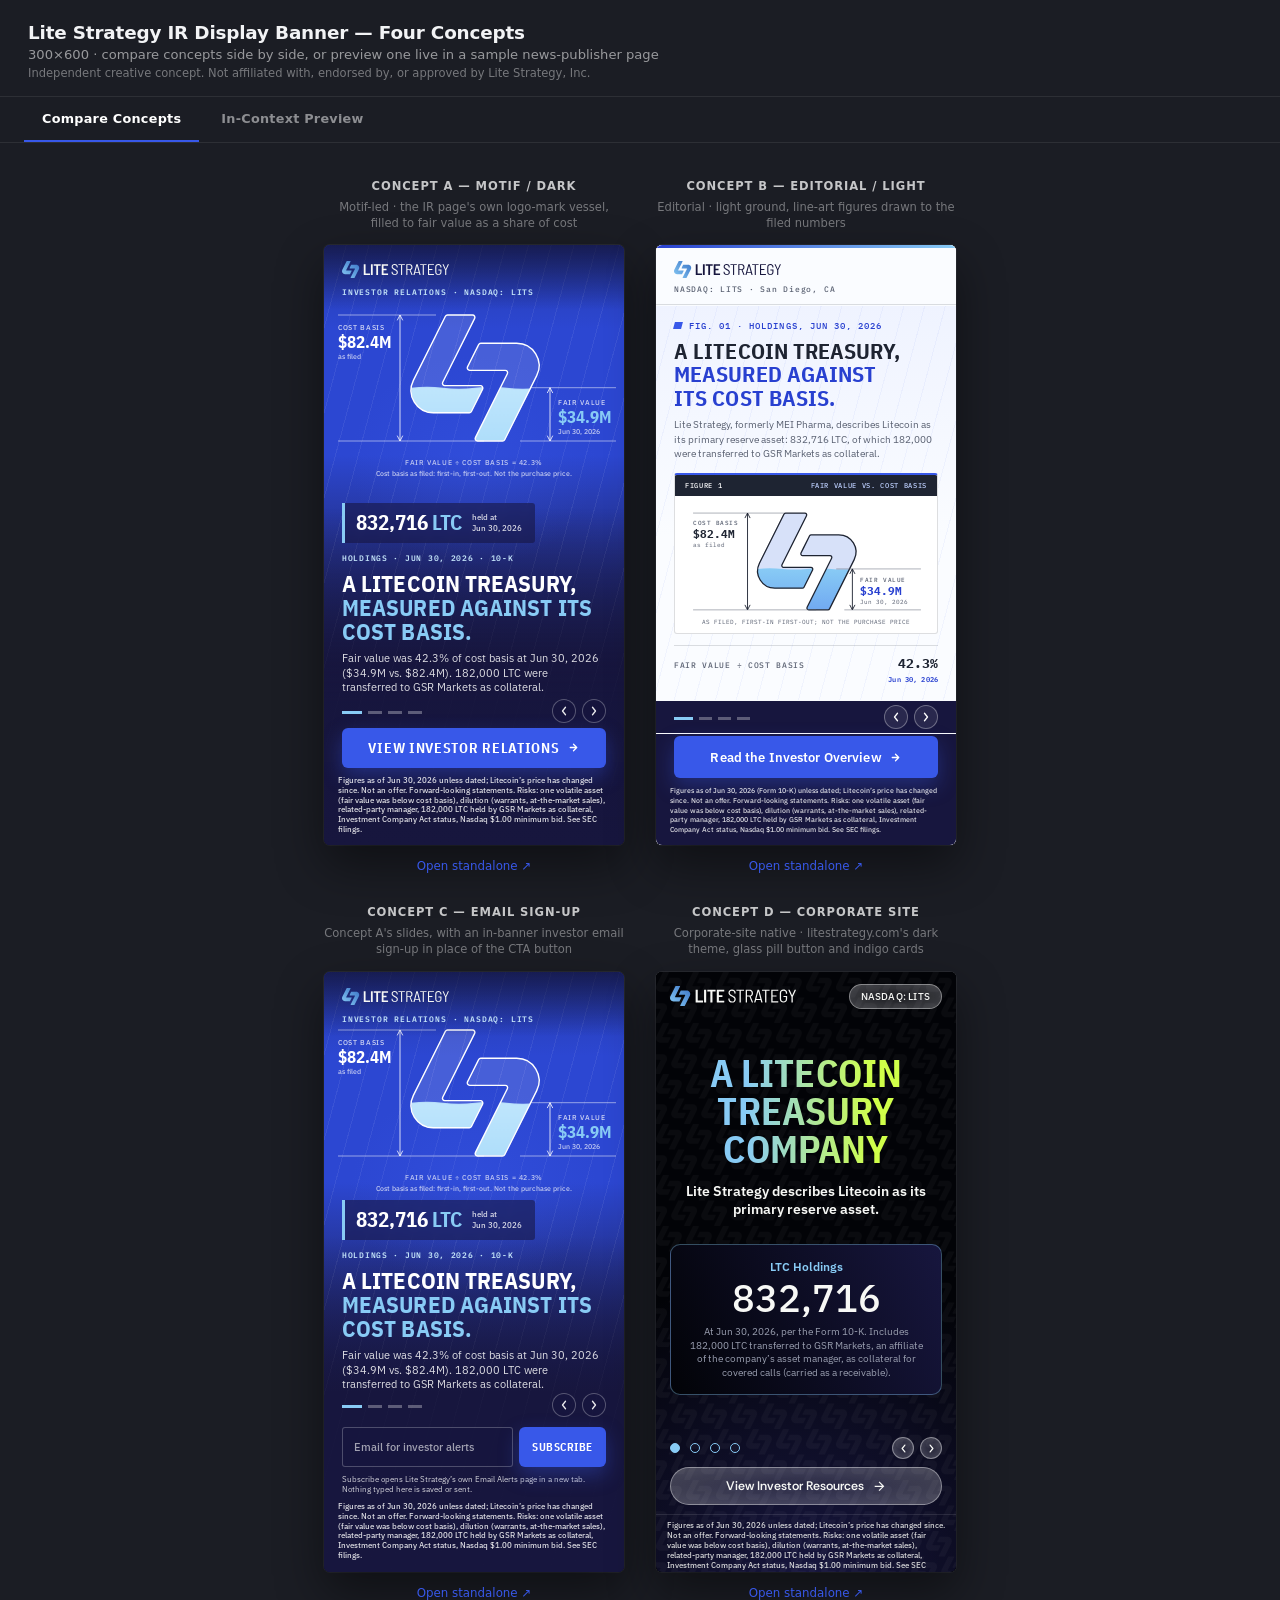
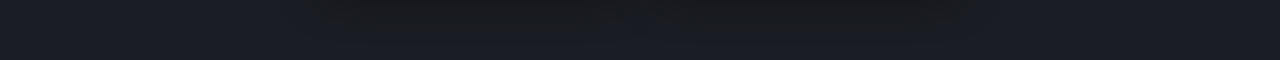
<file: index.html>
<!DOCTYPE html>
<html lang="en">
<head>
<meta name="robots" content="noindex,nofollow">
<meta charset="UTF-8">
<meta name="viewport" content="width=device-width,initial-scale=1">
<meta name="ir-banner-company" content="Lite Strategy, Inc.">
<link rel="icon" href="data:,">
<title>Lite Strategy IR Banner — Concept Comparison</title>
<style>
  :root { --ui-accent:#3858e9; }
  * { margin:0; padding:0; box-sizing:border-box; }
  html, body {
    height:100%;
    background:#1b1d24;
    font-family:-apple-system, BlinkMacSystemFont, 'Segoe UI', system-ui, sans-serif;
    color:#f2f3f5;
  }
  header {
    padding:22px 28px 16px;
    border-bottom:1px solid rgba(255,255,255,0.08);
  }
  header h1 { font-size:1.15rem; font-weight:700; letter-spacing:-0.01em; }
  header p { margin-top:4px; font-size:0.82rem; color:rgba(255,255,255,0.55); }
  header p.pitch-note { font-size:0.72rem; color:rgba(255,255,255,0.4); }

  /* ---- tabs ---- */
  .tabs {
    display:flex;
    gap:4px;
    padding:0 24px;
    border-bottom:1px solid rgba(255,255,255,0.08);
  }
  .tab-btn {
    background:none;
    border:0;
    font-family:inherit;
    color:rgba(255,255,255,0.5);
    font-size:0.8rem;
    font-weight:700;
    letter-spacing:0.02em;
    padding:14px 18px;
    cursor:pointer;
    border-bottom:2px solid transparent;
    transition:color 0.15s ease;
  }
  .tab-btn:hover { color:rgba(255,255,255,0.8); }
  .tab-btn.active { color:#fff; border-bottom-color:var(--ui-accent); }
  .tab-panel { display:none; }
  .tab-panel.active { display:block; }

  main {
    display:flex;
    flex-wrap:wrap;
    gap:32px;
    justify-content:center;
    padding:36px 24px 60px;
  }
  /* four 300px frames need about 1344px of width; below that, wrap 2 + 2 rather than 3 + 1 */
  @media (max-width:1343px) { main { max-width:700px; margin:0 auto; } }
  .col { display:flex; flex-direction:column; align-items:center; gap:14px; }
  .col h2 {
    font-size:0.72rem;
    font-weight:700;
    letter-spacing:0.08em;
    text-transform:uppercase;
    color:rgba(255,255,255,0.75);
  }
  .col .tag {
    max-width:300px;
    min-height:2.8em;
    font-size:0.72rem;
    line-height:1.4;
    text-align:center;
    color:rgba(255,255,255,0.4);
    margin-top:-8px;
  }
  .frame-wrap {
    width:300px;
    height:600px;
    border-radius:6px;
    overflow:hidden;
    box-shadow:0 20px 48px rgba(0,0,0,0.45), 0 0 0 1px rgba(255,255,255,0.06);
    background:#000;
  }
  iframe { width:300px; height:600px; border:0; display:block; }
  .col a {
    font-size:0.74rem;
    color:var(--ui-accent);
    text-decoration:none;
  }
  .col a:hover { text-decoration:underline; }

  /* ---- in-context preview panel ---- */
  .preview-intro {
    text-align:center;
    padding:28px 24px 0;
  }
  .preview-intro p {
    font-size:0.82rem;
    color:rgba(255,255,255,0.55);
    max-width:560px;
    margin:0 auto;
  }
  .concept-switch {
    display:flex;
    flex-wrap:wrap;
    gap:10px;
    justify-content:center;
    padding:18px 24px 0;
  }
  .concept-btn {
    background:rgba(255,255,255,0.06);
    border:1px solid rgba(255,255,255,0.14);
    color:rgba(255,255,255,0.65);
    font-family:inherit;
    font-size:0.76rem;
    font-weight:700;
    letter-spacing:0.02em;
    padding:9px 16px;
    border-radius:20px;
    cursor:pointer;
    transition:all 0.15s ease;
  }
  .concept-btn:hover { border-color:rgba(255,255,255,0.3); }
  .concept-btn.active { background:var(--ui-accent); border-color:var(--ui-accent); color:#0c1015; }

  .preview-wrap {
    max-width:1180px;
    margin:24px auto 12px;
    padding:0 24px;
  }
  .preview-frame-outer {
    border-radius:6px;
    overflow:hidden;
    box-shadow:0 20px 48px rgba(0,0,0,0.45), 0 0 0 1px rgba(255,255,255,0.06);
  }
  #preview-iframe {
    width:100%;
    height:950px;
    border:0;
    display:block;
    background:#fff;
  }
  .preview-footer {
    text-align:center;
    padding:14px 24px 60px;
  }
  .preview-footer a {
    font-size:0.74rem;
    color:var(--ui-accent);
    text-decoration:none;
  }
  .preview-footer a:hover { text-decoration:underline; }
</style>
</head>
<body>

<header>
  <h1>Lite Strategy IR Display Banner — Four Concepts</h1>
  <p>300×600 · compare concepts side by side, or preview one live in a sample news-publisher page</p>
  <p class="pitch-note">Independent creative concept. Not affiliated with, endorsed by, or approved by Lite Strategy, Inc.</p>
</header>

<div class="tabs">
  <button type="button" class="tab-btn active" data-tab="compare">Compare Concepts</button>
  <button type="button" class="tab-btn" data-tab="preview">In-Context Preview</button>
</div>

<section class="tab-panel active" id="tab-compare">
  <main>
    <div class="col">
      <h2>Concept A — Motif / Dark</h2>
      <span class="tag">Motif-led · the IR page&#x27;s own logo-mark vessel, filled to fair value as a share of cost</span>
      <div class="frame-wrap">
        <iframe src="concept-a-photo/index.html" title="Lite Strategy banner — photo concept"></iframe>
      </div>
      <a href="concept-a-photo/index.html" target="_blank" rel="noopener">Open standalone ↗</a>
    </div>

    <div class="col">
      <h2>Concept B — Editorial / Light</h2>
      <span class="tag">Editorial · light ground, line-art figures drawn to the filed numbers</span>
      <div class="frame-wrap">
        <iframe src="concept-b-editorial/index.html" title="Lite Strategy banner — editorial concept"></iframe>
      </div>
      <a href="concept-b-editorial/index.html" target="_blank" rel="noopener">Open standalone ↗</a>
    </div>

    <div class="col">
      <h2>Concept C — Email Sign-up</h2>
      <span class="tag">Concept A&#x27;s slides, with an in-banner investor email sign-up in place of the CTA button</span>
      <div class="frame-wrap">
        <iframe src="concept-c-dashboard/index.html" title="Lite Strategy banner — email sign-up concept"></iframe>
      </div>
      <a href="concept-c-dashboard/index.html" target="_blank" rel="noopener">Open standalone ↗</a>
    </div>

    <div class="col">
      <h2>Concept D — Corporate Site</h2>
      <span class="tag">Corporate-site native · litestrategy.com&#x27;s dark theme, glass pill button and indigo cards</span>
      <div class="frame-wrap">
        <iframe src="concept-d-corporate/index.html" title="Lite Strategy banner — corporate-site concept"></iframe>
      </div>
      <a href="concept-d-corporate/index.html" target="_blank" rel="noopener">Open standalone ↗</a>
    </div>
  </main>
</section>

<section class="tab-panel" id="tab-preview">
  <div class="preview-intro">
    <p>A sample news-publisher article page with the banner dropped into the right-rail ad slot — the way it would actually sit alongside real editorial content. Switch concepts below.</p>
  </div>

  <div class="concept-switch">
    <button type="button" class="concept-btn active" data-concept="a">Concept A — Motif</button>
    <button type="button" class="concept-btn" data-concept="b">Concept B — Editorial</button>
    <button type="button" class="concept-btn" data-concept="c">Concept C — Email Sign-up</button>
    <button type="button" class="concept-btn" data-concept="d">Concept D — Corporate Site</button>
  </div>

  <div class="preview-wrap">
    <div class="preview-frame-outer">
      <iframe id="preview-iframe" src="context-preview/news.html?concept=a" title="Lite Strategy banner — in-context publisher preview"></iframe>
    </div>
  </div>

  <div class="preview-footer">
    <a id="preview-open-link" href="context-preview/news.html?concept=a" target="_blank" rel="noopener">Open standalone ↗</a>
  </div>
</section>

<script>
  document.querySelectorAll('.tab-btn').forEach(function (btn) {
    btn.addEventListener('click', function () {
      document.querySelectorAll('.tab-btn').forEach(function (b) { b.classList.remove('active') })
      document.querySelectorAll('.tab-panel').forEach(function (p) { p.classList.remove('active') })
      btn.classList.add('active')
      document.getElementById('tab-' + btn.dataset.tab).classList.add('active')
    })
  })

  document.querySelectorAll('.concept-btn').forEach(function (btn) {
    btn.addEventListener('click', function () {
      document.querySelectorAll('.concept-btn').forEach(function (b) { b.classList.remove('active') })
      btn.classList.add('active')
      var url = 'context-preview/news.html?concept=' + btn.dataset.concept
      document.getElementById('preview-iframe').src = url
      document.getElementById('preview-open-link').href = url
    })
  })
</script>

</body>
</html>
</file>
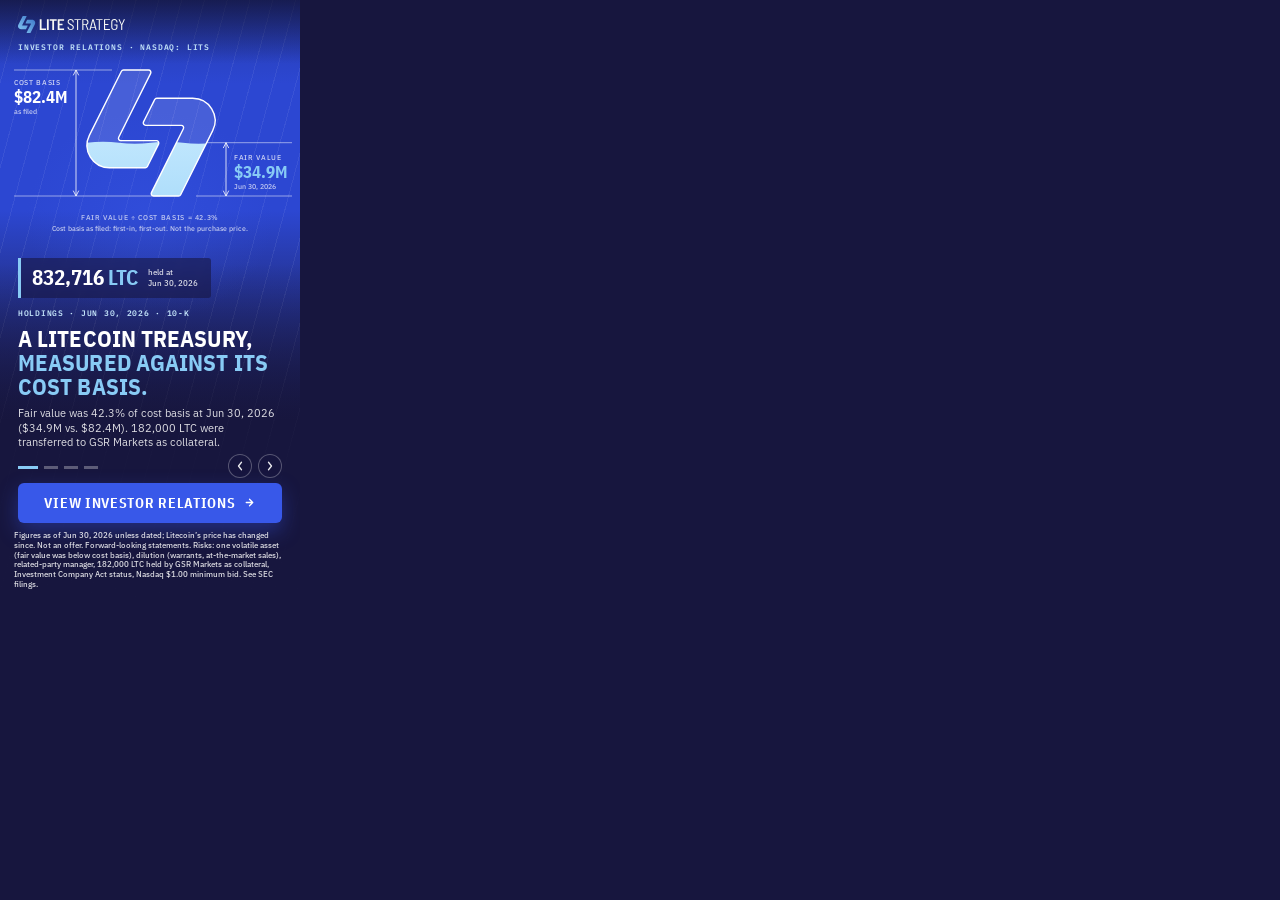
<file: concept-a-photo/index.html>
<!DOCTYPE html>
<html lang="en">
<head>
<meta name="robots" content="noindex,nofollow">
<meta charset="UTF-8">
<meta name="ad.size" content="width=300,height=600">
<meta http-equiv="X-UA-Compatible" content="IE=Edge">
<meta name="viewport" content="width=300,initial-scale=1">
<link rel="icon" href="data:,">
<title>Lite Strategy, Inc. — Investor Relations</title>
<link rel="preconnect" href="https://fonts.googleapis.com">
<link rel="preconnect" href="https://fonts.gstatic.com" crossorigin>
<link href="https://fonts.googleapis.com/css2?family=IBM+Plex+Sans+Condensed:wght@600;700&family=IBM+Plex+Sans:wght@400;500;600&family=IBM+Plex+Mono:wght@500;600&display=swap" rel="stylesheet">
<link rel="stylesheet" href="style.css">
</head>
<body>

<!--
  Lite Strategy, Inc. — IR display banner, 300x600 — Concept A: Motif / Dark.
  Promotes: https://gracinting.github.io/litestrategy-ir-concept/
  The IR concept page has no photography, so each slide's background is that page's own graphic language
  redrawn at banner scale: the logo mark as a vessel filled to fair value as a share of cost basis (slides 1-2),
  and its cash-flow and net-loss bar charts (slides 3-4), drawn to the filed numbers. Floating stat chip,
  persistent logo/ticker chrome, CTA and a forward-looking-statements line that names the risks. There is no
  persistent stat row: a fair-value figure shown without its cost basis would mislead. Concept C is generated
  from this file (scripts/build_concept_c.py), so re-run that after every edit here.
  Every slide's copy and stat comes from .tmp/facts.md (10-K, 10-Qs, company releases).
  Written by .tmp/gen_a.py (art from .tmp/motif.py); style.css is hand-edited.
-->

<div id="banner" aria-label="Lite Strategy, Inc. investor relations advertisement">

  <div id="slides">
    <svg class="mk-defs" width="0" height="0" aria-hidden="true" focusable="false"><defs><path id="mk-a" vector-effect="non-scaling-stroke" d="M85.2178 88.1691L71.887 114.818C71.4215 115.762 70.4518 116.369 69.3915 116.369H26.658C17.3743 116.369 8.90513 111.637 4.00467 103.724C-0.88286 95.7978 -1.32248 86.1133 2.82804 77.7993L40.9715 1.53866C41.4499 0.594776 42.4196 0 43.4799 0H73.2705C75.3522 0 76.7099 2.18516 75.7789 4.04706L37.7648 80.0621C36.8339 81.924 38.1915 84.122 40.2733 84.122H82.7094C84.7912 84.122 86.1488 86.3072 85.2178 88.1691Z"/><path id="mk-b" vector-effect="non-scaling-stroke" d="M149.662 72.1878L111.505 148.448C111.04 149.392 110.07 150 108.997 150H79.2193C77.1376 150 75.7799 147.802 76.7109 145.94L114.725 69.925C115.656 68.0631 114.298 65.878 112.217 65.878H69.7804C67.6987 65.878 66.341 63.6799 67.272 61.818L70.039 56.2839L71.2156 53.9178L79.0383 38.2596L80.5769 35.1694C81.0553 34.2255 82.0251 33.6307 83.0853 33.6307H125.806C135.103 33.6307 143.572 38.3501 148.472 46.2633C153.36 54.1893 153.799 63.8738 149.649 72.1878H149.662Z"/><clipPath id="mk-clip"><use href="#mk-a"/><use href="#mk-b"/></clipPath><linearGradient id="mk-liquid" x1="0" y1="0" x2="0" y2="1"><stop offset="0" stop-color="#bfe6fd"/><stop offset="1" stop-color="#88cbf5"/></linearGradient></defs></svg>

    <!-- Slide 1 — Overview -->
    <section class="slide" data-index="0">
      <div class="slide-bg motif" role="img" aria-label="Illustration: the company's logo mark drawn as a vessel, filled to 42.3 percent of its height, the fair value of its Litecoin ($34.9 million) as a share of its cost basis ($82.4 million) at June 30, 2026"><svg viewBox="0 0 300 258" width="300" height="258" aria-hidden="true" focusable="false" xmlns="http://www.w3.org/2000/svg"><g class="vessel big" transform="translate(87 70) scale(0.84)"><g class="v-ghost"><use href="#mk-a"/><use href="#mk-b"/></g><g clip-path="url(#mk-clip)"><g class="v-level" style="--y:86.55px;--dl:0.0s"><path class="v-wave" d="M -152 0 q 19 -2.4 38 0 t 38 0 t 38 0 t 38 0 t 38 0 t 38 0 t 38 0 t 38 0 t 38 0 t 38 0 t 38 0 t 38 0 t 38 0 t 38 0 L 380 220 L -152 220 Z" fill="url(#mk-liquid)"/></g></g><g class="v-edge"><use href="#mk-a"/><use href="#mk-b"/></g></g><line class="m-hair" x1="14" y1="70" x2="112" y2="70"/><line class="m-dim" x1="76" y1="70" x2="76" y2="196.0"/><path class="m-head" d="M73.4 75L76 70L78.6 75"/><path class="m-head" d="M73.4 191.0L76 196.0L78.6 191.0"/><line class="m-hair" x1="14" y1="196.0" x2="160" y2="196.0"/><text class="m-lab" x="14" y="85">COST BASIS</text><text class="m-val" x="14" y="103">$82.4M</text><text class="m-sub" x="14" y="114">as filed</text><line class="m-hair" x1="206" y1="142.702" x2="292" y2="142.702"/><line class="m-dim" x1="226" y1="142.702" x2="226" y2="196.0"/><path class="m-head" d="M223.4 147.702L226 142.702L228.6 147.702"/><path class="m-head" d="M223.4 191.0L226 196.0L228.6 191.0"/><line class="m-hair" x1="196" y1="196.0" x2="292" y2="196.0"/><text class="m-lab" x="234" y="159.702">FAIR VALUE</text><text class="m-val sky" x="234" y="177.702">$34.9M</text><text class="m-sub" x="234" y="188.702">Jun 30, 2026</text><text class="m-lab c" x="150" y="220.0" text-anchor="middle">FAIR VALUE ÷ COST BASIS = 42.3%</text><text class="m-sub c" x="150" y="231.0" text-anchor="middle">Cost basis as filed: first-in, first-out. Not the purchase price.</text></svg></div>
      <div class="slide-scrim-top"></div>
      <div class="slide-scrim-bottom"></div>
      <div class="slide-copy">
        <div class="mid-chip">
          <span class="chip-num">832,716<em> LTC</em></span>
          <span class="chip-label">held at<br>Jun 30, 2026</span>
        </div>
        <div class="copy-bottom">
          <div class="kicker">Holdings · Jun 30, 2026 · 10-K</div>
          <h1>A Litecoin treasury,<br><em>measured against its<br>cost basis.</em></h1>
          <p>Fair value was 42.3% of cost basis at Jun&nbsp;30, 2026 ($34.9M vs. $82.4M). 182,000 LTC were transferred to GSR Markets as collateral.</p>
        </div>
      </div>
    </section>

    <!-- Slide 2 — Four quarters -->
    <section class="slide" data-index="1">
      <div class="slide-bg motif" role="img" aria-label="Illustration: four small vessels, the logo's mark filled to the fair value of the Litecoin as a share of its cost basis at each quarter-end: 99.4 percent at September 30, 2025, 72.9 percent at December 31, 2025, 52.7 percent at March 31, 2026 and 42.3 percent at June 30, 2026"><svg viewBox="0 0 300 258" width="300" height="258" aria-hidden="true" focusable="false" xmlns="http://www.w3.org/2000/svg"><text class="m-lab c" x="150" y="74" text-anchor="middle">FAIR VALUE AS % OF COST BASIS, AS FILED</text><g class="vessel small" transform="translate(20.2 94) scale(0.4)"><g class="v-ghost"><use href="#mk-a"/><use href="#mk-b"/></g><g clip-path="url(#mk-clip)"><g class="v-level" style="--y:0.95px;--dl:0.0s"><path class="v-wave" d="M -152 0 q 19 -1.1 38 0 t 38 0 t 38 0 t 38 0 t 38 0 t 38 0 t 38 0 t 38 0 t 38 0 t 38 0 t 38 0 t 38 0 t 38 0 t 38 0 L 380 220 L -152 220 Z" fill="url(#mk-liquid)"/></g></g><g class="v-edge"><use href="#mk-a"/><use href="#mk-b"/></g></g><text class="m-val" x="51" y="182" text-anchor="middle">99.4%</text><text class="m-lab" x="51" y="196" text-anchor="middle">SEP 30, 2025</text><text class="m-sub" x="51" y="208" text-anchor="middle">929,548 LTC</text><line class="m-slash" x1="89" y1="98" x2="79" y2="206"/><g class="vessel small" transform="translate(86.2 94) scale(0.4)"><g class="v-ghost"><use href="#mk-a"/><use href="#mk-b"/></g><g clip-path="url(#mk-clip)"><g class="v-level" style="--y:40.72px;--dl:0.22s"><path class="v-wave" d="M -152 0 q 19 -1.1 38 0 t 38 0 t 38 0 t 38 0 t 38 0 t 38 0 t 38 0 t 38 0 t 38 0 t 38 0 t 38 0 t 38 0 t 38 0 t 38 0 L 380 220 L -152 220 Z" fill="url(#mk-liquid)"/></g></g><g class="v-edge"><use href="#mk-a"/><use href="#mk-b"/></g></g><text class="m-val" x="117" y="182" text-anchor="middle">72.9%</text><text class="m-lab" x="117" y="196" text-anchor="middle">DEC 31, 2025</text><text class="m-sub" x="117" y="208" text-anchor="middle">929,548 LTC</text><line class="m-slash" x1="155" y1="98" x2="145" y2="206"/><g class="vessel small" transform="translate(152.2 94) scale(0.4)"><g class="v-ghost"><use href="#mk-a"/><use href="#mk-b"/></g><g clip-path="url(#mk-clip)"><g class="v-level" style="--y:70.91px;--dl:0.44s"><path class="v-wave" d="M -152 0 q 19 -1.1 38 0 t 38 0 t 38 0 t 38 0 t 38 0 t 38 0 t 38 0 t 38 0 t 38 0 t 38 0 t 38 0 t 38 0 t 38 0 t 38 0 L 380 220 L -152 220 Z" fill="url(#mk-liquid)"/></g></g><g class="v-edge"><use href="#mk-a"/><use href="#mk-b"/></g></g><text class="m-val" x="183" y="182" text-anchor="middle">52.7%</text><text class="m-lab" x="183" y="196" text-anchor="middle">MAR 31, 2026</text><text class="m-sub" x="183" y="208" text-anchor="middle">894,298 LTC</text><line class="m-slash" x1="221" y1="98" x2="211" y2="206"/><g class="vessel small" transform="translate(218.2 94) scale(0.4)"><g class="v-ghost"><use href="#mk-a"/><use href="#mk-b"/></g><g clip-path="url(#mk-clip)"><g class="v-level" style="--y:86.48px;--dl:0.66s"><path class="v-wave" d="M -152 0 q 19 -1.1 38 0 t 38 0 t 38 0 t 38 0 t 38 0 t 38 0 t 38 0 t 38 0 t 38 0 t 38 0 t 38 0 t 38 0 t 38 0 t 38 0 L 380 220 L -152 220 Z" fill="url(#mk-liquid)"/></g></g><g class="v-edge"><use href="#mk-a"/><use href="#mk-b"/></g></g><text class="m-val sky" x="249" y="182" text-anchor="middle">42.3%</text><text class="m-lab" x="249" y="196" text-anchor="middle">JUN 30, 2026</text><text class="m-sub" x="249" y="208" text-anchor="middle">832,716 LTC</text></svg></div>
      <div class="slide-scrim-top"></div>
      <div class="slide-scrim-bottom"></div>
      <div class="slide-copy">
        <div class="mid-chip">
          <span class="chip-num">42.3<em>%</em></span>
          <span class="chip-label">of cost basis at Jun 30, 2026<br>(99.4% at Sep 30, 2025)</span>
        </div>
        <div class="copy-bottom">
          <div class="kicker">Four Quarter-Ends · As Filed</div>
          <h1>99.4% of cost<br>basis in September.<br><em>42.3% in June.</em></h1>
          <p>Fair value as a share of cost basis as filed. The Litecoin was bought between Jul&nbsp;30 and Aug&nbsp;4, 2025, weeks before the first quarter-end.</p>
        </div>
      </div>
    </section>

    <!-- Slide 3 — Treasury operations -->
    <section class="slide" data-index="2">
      <div class="slide-bg motif" role="img" aria-label="Chart: four fiscal 2026 cash flow lines drawn to scale: proceeds from sales of Litecoin $5.04 million, net proceeds of written covered call options $0.85 million, net proceeds of at-the-market share sales $4.63 million, and repurchases of the company's shares $4.90 million"><svg viewBox="0 0 300 258" width="300" height="258" aria-hidden="true" focusable="false" xmlns="http://www.w3.org/2000/svg"><text class="m-lab" x="18" y="68">FY2026 CASH FLOW STATEMENT LINES · FORM 10-K</text><path class="m-node" d="M18 80h5l-2.2 8h-5z"/><text class="m-lab" x="28" y="87">PROCEEDS FROM LITECOIN SOLD</text><rect class="m-track" x="18" y="94" width="264" height="12" rx="1.5"/><rect class="m-bar in" style="--dl:0.0s" x="18" y="94" width="188.0" height="12" rx="1.5"/><text class="m-val sm sky" x="282" y="87" text-anchor="end">+$5.0M</text><path class="m-node" d="M18 118h5l-2.2 8h-5z"/><text class="m-lab" x="28" y="125">COVERED CALLS WRITTEN, NET</text><rect class="m-track" x="18" y="132" width="264" height="12" rx="1.5"/><rect class="m-bar in" style="--dl:0.16s" x="18" y="132" width="31.8" height="12" rx="1.5"/><text class="m-val sm sky" x="282" y="125" text-anchor="end">+$0.9M</text><path class="m-node" d="M18 156h5l-2.2 8h-5z"/><text class="m-lab" x="28" y="163">AT-THE-MARKET SHARE SALES, NET</text><rect class="m-track" x="18" y="170" width="264" height="12" rx="1.5"/><rect class="m-bar in" style="--dl:0.32s" x="18" y="170" width="172.6" height="12" rx="1.5"/><text class="m-val sm sky" x="282" y="163" text-anchor="end">+$4.6M</text><path class="m-node" d="M18 194h5l-2.2 8h-5z"/><text class="m-lab" x="28" y="201">SHARES REPURCHASED</text><rect class="m-track" x="18" y="208" width="264" height="12" rx="1.5"/><rect class="m-bar out" style="--dl:0.48s" x="18" y="208" width="182.6" height="12" rx="1.5"/><text class="m-val sm" x="282" y="201" text-anchor="end">−$4.9M</text></svg></div>
      <div class="slide-scrim-top"></div>
      <div class="slide-scrim-bottom"></div>
      <div class="slide-copy">
        <div class="mid-chip">
          <span class="chip-num">4.4<em>M</em></span>
          <span class="chip-label">shares repurchased in FY2026<br>($4.9M); 6.4M through Sep 22, 2026</span>
        </div>
        <div class="copy-bottom">
          <div class="kicker">Treasury Operations · FY2026</div>
          <h1>Litecoin sold.<br>Calls written.<br><em>Shares repurchased.</em></h1>
          <p>Four separate lines of the fiscal 2026 cash flow statement. The 10-K does not tie one to another.</p>
        </div>
      </div>
    </section>

    <!-- Slide 4 — Fiscal 2026 -->
    <section class="slide" data-index="3">
      <div class="slide-bg motif" role="img" aria-label="Chart: a waterfall of the fiscal 2026 net loss of $71.2 million: change in the fair value of Litecoin held and of Litecoin transferred as collateral (two 10-K lines combined) $60.1 million, general and administrative $12.0 million, research and development less derivative gains and interest income minus $1.0 million"><svg viewBox="0 0 300 258" width="300" height="258" aria-hidden="true" focusable="false" xmlns="http://www.w3.org/2000/svg"><text class="m-lab" x="18" y="70">FAIR VALUE CHANGE, COINS + COLLATERAL</text><text class="m-val sm sky" x="282" y="71" text-anchor="end">$60.1M</text><rect class="m-track" x="18" y="77" width="262" height="12" rx="1.5"/><rect class="m-bar sky" style="--dl:0.0s" x="18.0" y="77" width="221.2" height="12" rx="1.5"/><text class="m-lab" x="18" y="112">GENERAL &amp; ADMINISTRATIVE</text><text class="m-val sm" x="282" y="113" text-anchor="end">$12.0M</text><rect class="m-track" x="18" y="119" width="262" height="12" rx="1.5"/><rect class="m-bar lt" style="--dl:0.16s" x="239.2" y="119" width="44.4" height="12" rx="1.5"/><text class="m-lab" x="18" y="154">R&amp;D LESS GAINS AND INTEREST</text><text class="m-val sm" x="282" y="155" text-anchor="end">−$1.0M</text><rect class="m-track" x="18" y="161" width="262" height="12" rx="1.5"/><rect class="m-bar neg" style="--dl:0.32s" x="280.0" y="161" width="3.5" height="12" rx="1.5"/><text class="m-lab" x="18" y="196">NET LOSS, FY2026</text><text class="m-val sm" x="282" y="197" text-anchor="end">$71.2M</text><rect class="m-track" x="18" y="203" width="262" height="12" rx="1.5"/><rect class="m-bar tot" style="--dl:0.48s" x="18.0" y="203" width="262.0" height="12" rx="1.5"/></svg></div>
      <div class="slide-scrim-top"></div>
      <div class="slide-scrim-bottom"></div>
      <div class="slide-copy">
        <div class="mid-chip">
          <span class="chip-num">$71.2<em>M</em></span>
          <span class="chip-label">FY2026 net loss<br>No revenue</span>
        </div>
        <div class="copy-bottom">
          <div class="kicker">Fiscal 2026 · Form 10-K</div>
          <h1>Most of the loss is<br>the change in<br><em>Litecoin’s fair value.</em></h1>
          <p>About 84% of it, including realized losses on coins sold or moved. Cash fell to $5.7M from $18.0M; no loans drawn at Jun&nbsp;30, 2026.</p>
        </div>
      </div>
    </section>

  </div>

  <!-- Persistent chrome — sits above the rotating slides -->
  <header id="top-bar" class="reveal" data-delay="0">
    <img id="logo" src="assets/logo.svg" alt="Lite Strategy" width="107" height="17">
    <div id="eyebrow">INVESTOR&nbsp;RELATIONS&nbsp;·&nbsp;NASDAQ:&nbsp;LITS</div>
  </header>

  <div id="bottom-fixed" class="reveal" data-delay="4">
    <div id="dots" role="tablist" aria-label="Slide selector">
      <button class="dot active" data-index="0" aria-label="Slide 1: Overview"></button>
      <button class="dot" data-index="1" aria-label="Slide 2: Four quarter-ends"></button>
      <button class="dot" data-index="2" aria-label="Slide 3: Treasury operations"></button>
      <button class="dot" data-index="3" aria-label="Slide 4: Fiscal 2026"></button>
    </div>

    <!-- Slider arrows sit on the dots row, clear of the art -->
    <button type="button" class="nav-arrow" id="arrow-prev" aria-label="Previous slide">
      <svg viewBox="0 0 16 16"><path d="M10 3 6 8l4 5" stroke="currentColor" stroke-width="1.7" fill="none" stroke-linecap="round" stroke-linejoin="round"/></svg>
    </button>
    <button type="button" class="nav-arrow" id="arrow-next" aria-label="Next slide">
      <svg viewBox="0 0 16 16"><path d="M6 3l4 5-4 5" stroke="currentColor" stroke-width="1.7" fill="none" stroke-linecap="round" stroke-linejoin="round"/></svg>
    </button>

    <a href="#" id="cta">
      <span>View Investor Relations</span>
      <svg viewBox="0 0 16 16" id="cta-arrow" aria-hidden="true"><path d="M4 8h8M8 4l4 4-4 4" stroke="currentColor" stroke-width="1.6" fill="none" stroke-linecap="round" stroke-linejoin="round"/></svg>
    </a>
    <p id="disclosure">Figures as of Jun 30, 2026 unless dated; Litecoin’s price has changed since. Not an offer. Forward-looking statements. Risks: one volatile asset (fair value was below cost basis), dilution (warrants, at-the-market sales), related-party manager, 182,000 LTC held by GSR Markets as collateral, Investment Company Act status, Nasdaq $1.00 minimum bid. See SEC filings.</p>
  </div>

  <!-- Standard HTML5-ad click-tag plumbing -->
  <div id="click-tag-wrapper"></div>
</div>

<script src="script.js"></script>
</body>
</html>
</file>
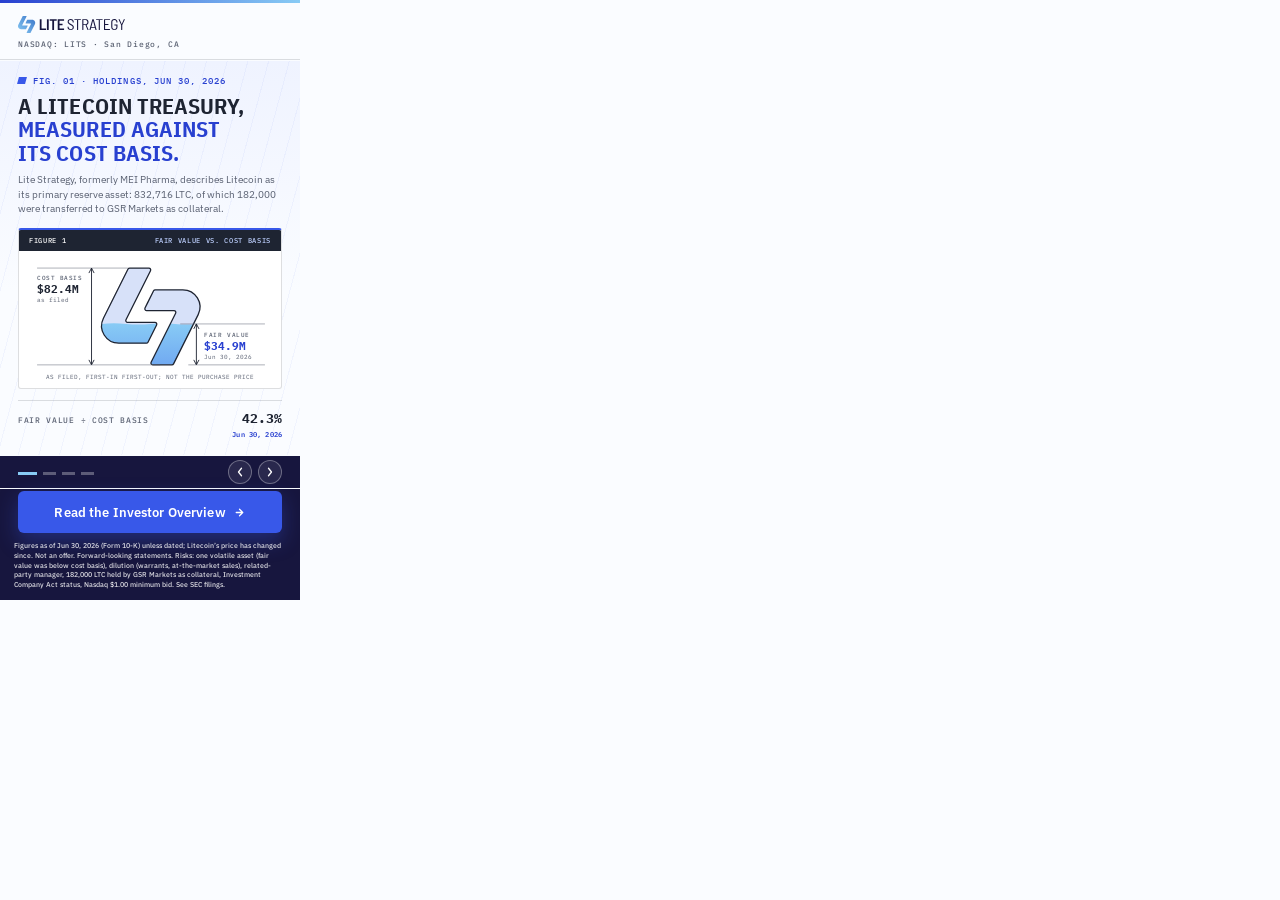
<file: concept-b-editorial/index.html>
<!DOCTYPE html>
<html lang="en">
<head>
<meta name="robots" content="noindex,nofollow">
<meta charset="UTF-8">
<meta name="ad.size" content="width=300,height=600">
<meta http-equiv="X-UA-Compatible" content="IE=Edge">
<meta name="viewport" content="width=300,initial-scale=1">
<link rel="icon" href="data:,">
<title>Lite Strategy, Inc. — Investor Overview</title>
<link rel="preconnect" href="https://fonts.googleapis.com">
<link rel="preconnect" href="https://fonts.gstatic.com" crossorigin>
<link href="https://fonts.googleapis.com/css2?family=IBM+Plex+Sans+Condensed:wght@600;700&family=IBM+Plex+Sans:wght@400;500;600&family=IBM+Plex+Mono:wght@400;500;600;700&display=swap" rel="stylesheet">
<link rel="stylesheet" href="style.css">
</head>
<body>

<!--
  Lite Strategy, Inc. — IR display banner, 300x600 — Concept B: Editorial / Light.
  Promotes: https://gracinting.github.io/litestrategy-ir-concept/
  The IR concept page's light-section language: pin-striped paper, condensed caps headlines, mono captions, white
  "plate" cards with a dark caption bar. One inline-SVG "Figure N" per slide, drawn to the filed numbers (the
  logo-mark vessel, quarter-end columns, three treasury-operations steps, a net-loss waterfall), then a dark
  closing band with the CTA and a forward-looking-statements line that names the risks.
  Every slide's copy and figure comes from .tmp/facts.md. Written by .tmp/gen_b.py; style.css is hand-edited.
-->

<div id="banner" aria-label="Lite Strategy, Inc. investor relations advertisement">

  <div id="top-rule"></div>

  <header id="top-bar" class="reveal" data-delay="0">
    <img id="logo" src="assets/logo.svg" alt="Lite Strategy" width="107" height="17">
    <div id="masthead">NASDAQ:&nbsp;LITS&nbsp;·&nbsp;San&nbsp;Diego,&nbsp;CA</div>
  </header>

  <div id="slides">
    <svg class="mk-defs" width="0" height="0" aria-hidden="true" focusable="false"><defs><path id="mk-a" vector-effect="non-scaling-stroke" d="M85.2178 88.1691L71.887 114.818C71.4215 115.762 70.4518 116.369 69.3915 116.369H26.658C17.3743 116.369 8.90513 111.637 4.00467 103.724C-0.88286 95.7978 -1.32248 86.1133 2.82804 77.7993L40.9715 1.53866C41.4499 0.594776 42.4196 0 43.4799 0H73.2705C75.3522 0 76.7099 2.18516 75.7789 4.04706L37.7648 80.0621C36.8339 81.924 38.1915 84.122 40.2733 84.122H82.7094C84.7912 84.122 86.1488 86.3072 85.2178 88.1691Z"/><path id="mk-b" vector-effect="non-scaling-stroke" d="M149.662 72.1878L111.505 148.448C111.04 149.392 110.07 150 108.997 150H79.2193C77.1376 150 75.7799 147.802 76.7109 145.94L114.725 69.925C115.656 68.0631 114.298 65.878 112.217 65.878H69.7804C67.6987 65.878 66.341 63.6799 67.272 61.818L70.039 56.2839L71.2156 53.9178L79.0383 38.2596L80.5769 35.1694C81.0553 34.2255 82.0251 33.6307 83.0853 33.6307H125.806C135.103 33.6307 143.572 38.3501 148.472 46.2633C153.36 54.1893 153.799 63.8738 149.649 72.1878H149.662Z"/><clipPath id="mk-clip"><use href="#mk-a"/><use href="#mk-b"/></clipPath><linearGradient id="mk-liquid" x1="0" y1="0" x2="0" y2="1"><stop offset="0" stop-color="#88cbf5"/><stop offset="1" stop-color="#3858e9"/></linearGradient></defs></svg>

    <!-- Slide 1 — Holdings -->
    <section class="slide" data-index="0">
      <div class="slide-copy">
        <p class="eyebrow">Fig. 01 · Holdings, Jun 30, 2026</p>
        <h1>A Litecoin treasury,<br><em>measured against<br>its cost basis.</em></h1>
        <p class="lead">Lite Strategy, formerly MEI Pharma, describes Litecoin as its primary reserve asset: 832,716 LTC, of which 182,000 were transferred to GSR Markets as collateral.</p>

        <figure class="fig-card">
          <div class="fig-bar"><span>Figure 1</span><span>Fair Value vs. Cost Basis</span></div>
          <div class="fig-body">
            <svg viewBox="0 0 240 124" role="img" aria-label="Figure: the logo mark drawn as a vessel filled to 42.3 percent: fair value $34.9 million against a cost basis of $82.4 million at June 30, 2026. Cost basis is as filed, first-in, first-out, not the purchase price"><g class="fig-vessel" transform="translate(72 9) scale(0.64)"><g class="fv-ghost"><use href="#mk-a"/><use href="#mk-b"/></g><g clip-path="url(#mk-clip)"><g style="transform:translateY(86.55px)"><path d="M -152 0 q 19 -2.0 38 0 t 38 0 t 38 0 t 38 0 t 38 0 t 38 0 t 38 0 t 38 0 t 38 0 t 38 0 t 38 0 t 38 0 t 38 0 t 38 0 L 380 220 L -152 220 Z" fill="url(#mk-liquid)"/></g></g><g class="fv-edge"><use href="#mk-a"/><use href="#mk-b"/></g></g><line class="fig-hair" x1="8" y1="9" x2="98" y2="9"/><line class="fig-dim" x1="62" y1="9" x2="62" y2="105.0"/><path class="fig-head" d="M59.6 13.6L62 9L64.4 13.6"/><path class="fig-head" d="M59.6 100.4L62 105.0L64.4 100.4"/><line class="fig-hair" x1="8" y1="105.0" x2="130" y2="105.0"/><text class="fig-lab" x="8" y="21">COST BASIS</text><text class="fig-val" x="8" y="34">$82.4M</text><text class="fig-sub" x="8" y="43">as filed</text><line class="fig-hair" x1="150" y1="64.392" x2="234" y2="64.392"/><line class="fig-dim" x1="166" y1="64.392" x2="166" y2="105.0"/><path class="fig-head" d="M163.6 68.99199999999999L166 64.392L168.4 68.99199999999999"/><path class="fig-head" d="M163.6 100.4L166 105.0L168.4 100.4"/><line class="fig-hair" x1="158" y1="105.0" x2="234" y2="105.0"/><text class="fig-lab" x="174" y="77.392">FAIR VALUE</text><text class="fig-val a" x="174" y="90.392">$34.9M</text><text class="fig-sub" x="174" y="99.392">Jun 30, 2026</text><text class="fig-sub c" x="120" y="119" text-anchor="middle">AS FILED, FIRST-IN FIRST-OUT; NOT THE PURCHASE PRICE</text></svg>
          </div>
        </figure>

        <dl class="kf">
          <dt>Fair value ÷ cost basis</dt>
          <dd>42.3% <em>Jun 30, 2026</em></dd>
        </dl>
      </div>
    </section>

    <!-- Slide 2 — Four quarter-ends -->
    <section class="slide" data-index="1">
      <div class="slide-copy">
        <p class="eyebrow">Fig. 02 · Four Quarter-Ends</p>
        <h1>99.4% of cost<br>basis in September.<br><em>42.3% in June.</em></h1>
        <p class="lead">Fair value as a share of cost basis as filed, at each quarter-end. The Litecoin was bought between Jul 30 and Aug 4, 2025, weeks before the first quarter-end.</p>

        <figure class="fig-card">
          <div class="fig-bar"><span>Figure 2</span><span>Fair Value as % of Cost Basis</span></div>
          <div class="fig-body">
            <svg viewBox="0 0 240 118" role="img" aria-label="Figure: fair value as a share of cost basis at four quarter-ends: 99.4 percent at September 30, 2025, 72.9 percent at December 31, 2025, 52.7 percent at March 31, 2026 and 42.3 percent at June 30, 2026"><line class="fig-dash" x1="8" y1="10.0" x2="232" y2="10.0"/><text class="fig-lab r" x="232" y="7.0" text-anchor="end">100% = COST BASIS AS FILED</text><line class="fig-base" x1="8" y1="88" x2="232" y2="88"/><rect class="fig-bar-prior" x="24" y="10.5" width="34" height="77.5"/><text class="fig-bar-label" x="41" y="6.967999999999989" text-anchor="middle">99.4%</text><text class="fig-bar-year" x="41" y="98" text-anchor="middle">SEP 30</text><text class="fig-bar-year" x="41" y="106" text-anchor="middle">2025</text><rect class="fig-bar-prior" x="78" y="31.1" width="34" height="56.9"/><text class="fig-bar-label" x="95" y="27.63799999999999" text-anchor="middle">72.9%</text><text class="fig-bar-year" x="95" y="98" text-anchor="middle">DEC 31</text><text class="fig-bar-year" x="95" y="106" text-anchor="middle">2025</text><rect class="fig-bar-prior" x="132" y="46.9" width="34" height="41.1"/><text class="fig-bar-label" x="149" y="43.394" text-anchor="middle">52.7%</text><text class="fig-bar-year" x="149" y="98" text-anchor="middle">MAR 31</text><text class="fig-bar-year" x="149" y="106" text-anchor="middle">2026</text><rect class="fig-bar-now" x="186" y="55.0" width="34" height="33.0"/><text class="fig-bar-label strong" x="203" y="51.506" text-anchor="middle">42.3%</text><text class="fig-bar-year" x="203" y="98" text-anchor="middle">JUN 30</text><text class="fig-bar-year" x="203" y="106" text-anchor="middle">2026</text></svg>
          </div>
        </figure>

        <dl class="kf">
          <dt>Litecoin held</dt>
          <dd>832,716 <em>929,548 at Sep 30, 2025</em></dd>
        </dl>
      </div>
    </section>

    <!-- Slide 3 — Treasury operations -->
    <section class="slide" data-index="2">
      <div class="slide-copy">
        <p class="eyebrow">Fig. 03 · Treasury Operations</p>
        <h1>Litecoin sold.<br>Calls written.<br><em>Shares repurchased.</em></h1>
        <p class="lead">Four separate lines of the fiscal 2026 cash flow statement. The 10-K does not tie one to another.</p>

        <figure class="fig-card">
          <div class="fig-bar"><span>Figure 3</span><span>Four Lines of the Cash Flow Statement</span></div>
          <div class="fig-body">
            <svg viewBox="0 0 250 118" role="img" aria-label="Figure: four separate fiscal 2026 cash flow lines: proceeds from sales of Litecoin $5.0 million, net proceeds of written covered call options $0.9 million, net proceeds of at-the-market share sales $4.6 million, repurchases of company shares $4.9 million"><g class="fig-step "><rect x="6" y="12" width="118" height="42" rx="4"/><text class="lab" x="14" y="25">LITECOIN SOLD</text><text class="val" x="14" y="41">$5.0M</text><text class="sub" x="116" y="41" text-anchor="end">sale proceeds</text></g><g class="fig-step "><rect x="126" y="12" width="118" height="42" rx="4"/><text class="lab" x="134" y="25">COVERED CALLS WRITTEN</text><text class="val" x="134" y="41">$0.9M</text><text class="sub" x="236" y="41" text-anchor="end">net proceeds</text></g><g class="fig-step "><rect x="6" y="60" width="118" height="42" rx="4"/><text class="lab" x="14" y="73">AT-THE-MARKET SHARE SALES</text><text class="val" x="14" y="89">$4.6M</text><text class="sub" x="116" y="89" text-anchor="end">net proceeds</text></g><g class="fig-step dark"><rect x="126" y="60" width="118" height="42" rx="4"/><text class="lab" x="134" y="73">SHARES REPURCHASED</text><text class="val" x="134" y="89">$4.9M</text><text class="sub" x="236" y="89" text-anchor="end">company shares</text></g><text class="fig-sub c" x="125" y="112" text-anchor="middle">FY2026 CASH FLOW STATEMENT · FORM 10-K · FOUR SEPARATE LINES</text></svg>
          </div>
        </figure>

        <dl class="kf">
          <dt>Shares repurchased</dt>
          <dd>4.4M <em>FY2026; 6.4M through Sep 22, 2026</em></dd>
        </dl>
      </div>
    </section>

    <!-- Slide 4 — Fiscal 2026 -->
    <section class="slide" data-index="3">
      <div class="slide-copy">
        <p class="eyebrow">Fig. 04 · Fiscal 2026 Results</p>
        <h1>Most of the loss is<br>the change in<br><em>Litecoin’s fair value.</em></h1>
        <p class="lead">No revenue; a net loss of $71.2M for fiscal 2026. About 84% of it was the change in Litecoin’s fair value, including realized losses on coins sold or moved.</p>

        <figure class="fig-card">
          <div class="fig-bar"><span>Figure 4</span><span>Where the Net Loss Came From</span></div>
          <div class="fig-body">
            <svg viewBox="0 0 240 128" role="img" aria-label="Figure: waterfall of the fiscal 2026 net loss of $71.2 million: change in the fair value of Litecoin held and transferred as collateral (two 10-K lines combined) $60.1 million, general and administrative $12.0 million, research and development less derivative gains and interest income minus $1.0 million"><line class="fig-base" x1="8" y1="88" x2="232" y2="88"/><line class="fig-dash" x1="54" y1="29.14022" x2="76" y2="29.14022"/><line class="fig-dash" x1="110" y1="17.334159999999997" x2="132" y2="17.334159999999997"/><line class="fig-dash" x1="166" y1="17.334159999999997" x2="188" y2="17.334159999999997"/><rect class="fig-bar-now" x="20" y="29.1" width="34" height="58.9"/><text class="fig-bar-label strong" x="37" y="25.64022" text-anchor="middle">$60.1M</text><text class="fig-bar-year" x="37" y="98" text-anchor="middle">FAIR VALUE</text><text class="fig-bar-year" x="37" y="106" text-anchor="middle">CHANGE*</text><rect class="fig-bar-prior" x="76" y="17.3" width="34" height="11.8"/><text class="fig-bar-label" x="93" y="13.834159999999997" text-anchor="middle">$12.0M</text><text class="fig-bar-year" x="93" y="98" text-anchor="middle">G&amp;A</text><rect class="fig-bar-hollow" x="132" y="17.3" width="34" height="1.6"/><text class="fig-bar-label" x="149" y="13.834159999999997" text-anchor="middle">−$1.0M</text><text class="fig-bar-year" x="149" y="98" text-anchor="middle">OTHER</text><text class="fig-bar-year" x="149" y="106" text-anchor="middle">NET**</text><rect class="fig-bar-tot" x="188" y="18.3" width="34" height="69.7"/><text class="fig-bar-label strong" x="205" y="14.772999999999996" text-anchor="middle">$71.2M</text><text class="fig-bar-year" x="205" y="98" text-anchor="middle">NET LOSS</text><text class="fig-bar-year" x="205" y="106" text-anchor="middle">FY2026</text><text class="fig-sub" x="8" y="116">* TWO 10-K LINES: COINS HELD + COINS AS COLLATERAL</text><text class="fig-sub" x="8" y="125">** R&amp;D LESS DERIVATIVE GAIN, INTEREST INCOME (CREDIT)</text></svg>
          </div>
        </figure>

        <dl class="kf">
          <dt>Cash, Jun 30, 2026</dt>
          <dd>$5.7M <em>$18.0M a year earlier</em></dd>
        </dl>
      </div>
    </section>

  </div>

  <div id="dots" class="reveal">
    <div class="dot-list" role="tablist" aria-label="Slide selector">
      <button class="dot active" data-index="0" aria-label="Slide 1: Holdings"></button>
      <button class="dot" data-index="1" aria-label="Slide 2: Four quarter-ends"></button>
      <button class="dot" data-index="2" aria-label="Slide 3: Treasury operations"></button>
      <button class="dot" data-index="3" aria-label="Slide 4: Fiscal 2026"></button>
    </div>
    <!-- Slider arrows sit on the dots row, clear of the figure plates -->
    <button type="button" class="nav-arrow" id="arrow-prev" aria-label="Previous slide">
      <svg viewBox="0 0 16 16"><path d="M10 3 6 8l4 5" stroke="currentColor" stroke-width="1.7" fill="none" stroke-linecap="round" stroke-linejoin="round"/></svg>
    </button>
    <button type="button" class="nav-arrow" id="arrow-next" aria-label="Next slide">
      <svg viewBox="0 0 16 16"><path d="M6 3l4 5-4 5" stroke="currentColor" stroke-width="1.7" fill="none" stroke-linecap="round" stroke-linejoin="round"/></svg>
    </button>
  </div>

  <div id="bottom-fixed" class="reveal" data-delay="1">
    <a href="#" id="cta">
      <span>Read the Investor Overview</span>
      <svg viewBox="0 0 16 16" id="cta-arrow" aria-hidden="true"><path d="M4 8h8M8 4l4 4-4 4" stroke="currentColor" stroke-width="1.6" fill="none" stroke-linecap="round" stroke-linejoin="round"/></svg>
    </a>
    <div id="fls">Figures as of Jun 30, 2026 (Form 10-K) unless dated; Litecoin’s price has changed since. Not an offer. Forward-looking statements. Risks: one volatile asset (fair value was below cost basis), dilution (warrants, at-the-market sales), related-party manager, 182,000 LTC held by GSR Markets as collateral, Investment Company Act status, Nasdaq $1.00 minimum bid. See SEC filings.</div>
  </div>

  <!-- Standard HTML5-ad click-tag plumbing -->
  <div id="click-tag-wrapper"></div>
</div>

<script src="script.js"></script>
</body>
</html>
</file>
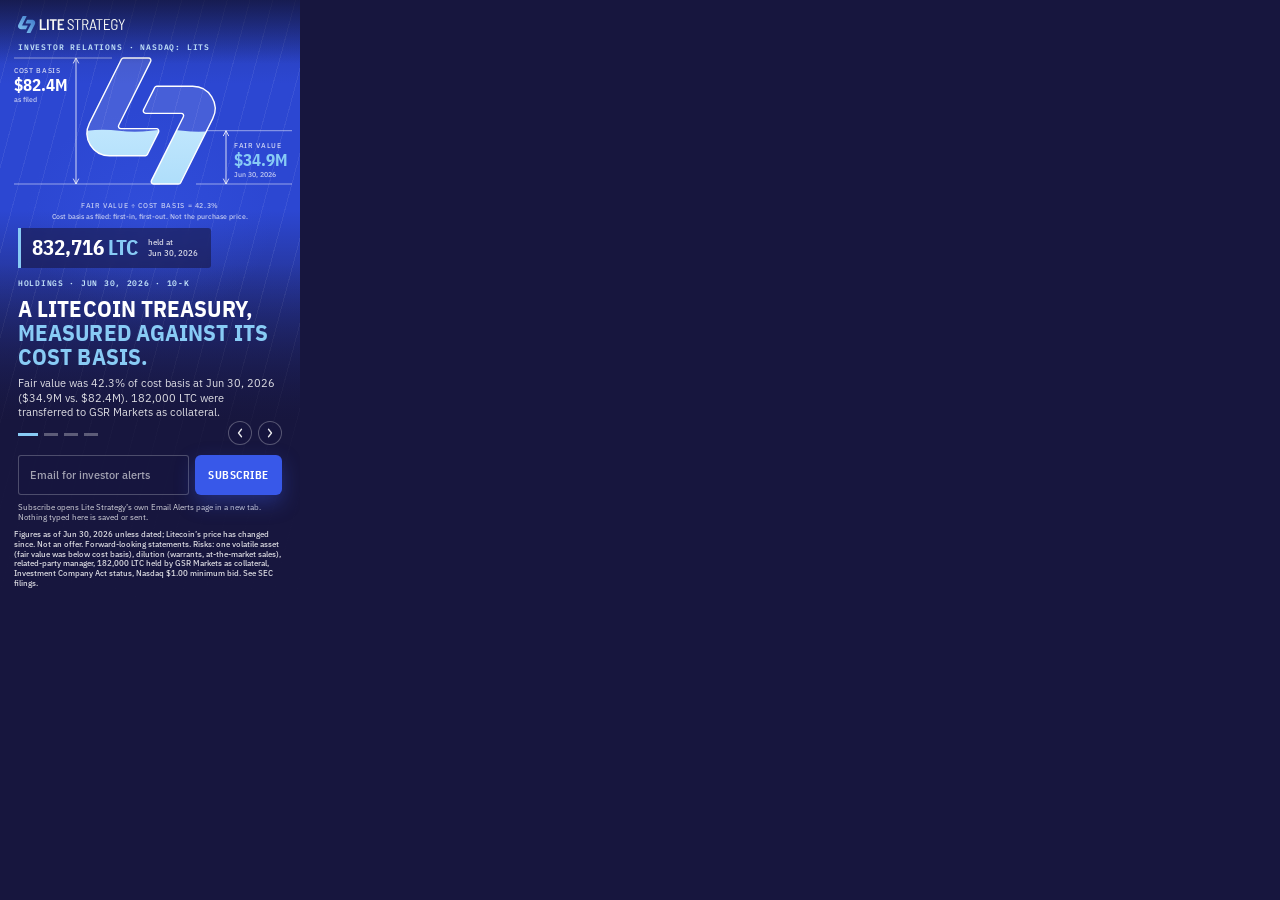
<file: concept-c-dashboard/index.html>
<!DOCTYPE html>
<html lang="en">
<head>
<meta name="robots" content="noindex,nofollow">
<meta charset="UTF-8">
<meta name="ad.size" content="width=300,height=600">
<meta http-equiv="X-UA-Compatible" content="IE=Edge">
<meta name="viewport" content="width=300,initial-scale=1">
<link rel="icon" href="data:,">
<title>Lite Strategy, Inc. — Investor Alerts</title>
<link rel="preconnect" href="https://fonts.googleapis.com">
<link rel="preconnect" href="https://fonts.gstatic.com" crossorigin>
<link href="https://fonts.googleapis.com/css2?family=IBM+Plex+Sans+Condensed:wght@600;700&family=IBM+Plex+Sans:wght@400;500;600&family=IBM+Plex+Mono:wght@500;600&display=swap" rel="stylesheet">
<link rel="stylesheet" href="style.css">
</head>
<body>
<!-- GENERATED by build_concept_c.py from ../concept-a-photo/ (a-fingerprint: 9444589bc0b5).
     Don't edit this file: edit Concept A and re-run the script. -->


<!--
  Lite Strategy, Inc. — IR display banner, 300x600 — Concept C (Concept A + email sign-up): Motif / Dark.
  Promotes: https://gracinting.github.io/litestrategy-ir-concept/
  The IR concept page has no photography, so each slide's background is that page's own graphic language
  redrawn at banner scale: the logo mark as a vessel filled to fair value as a share of cost basis (slides 1-2),
  and its cash-flow and net-loss bar charts (slides 3-4), drawn to the filed numbers. Floating stat chip,
  persistent logo/ticker chrome, CTA and a forward-looking-statements line that names the risks. There is no
  persistent stat row: a fair-value figure shown without its cost basis would mislead. Concept C is generated
  from this file (scripts/build_concept_c.py), so re-run that after every edit here.
  Every slide's copy and stat comes from .tmp/facts.md (10-K, 10-Qs, company releases).
  Written by .tmp/gen_a.py (art from .tmp/motif.py); style.css is hand-edited.
-->

<div id="banner" aria-label="Lite Strategy, Inc. investor relations advertisement with investor email alerts sign-up">

  <div id="slides">
    <svg class="mk-defs" width="0" height="0" aria-hidden="true" focusable="false"><defs><path id="mk-a" vector-effect="non-scaling-stroke" d="M85.2178 88.1691L71.887 114.818C71.4215 115.762 70.4518 116.369 69.3915 116.369H26.658C17.3743 116.369 8.90513 111.637 4.00467 103.724C-0.88286 95.7978 -1.32248 86.1133 2.82804 77.7993L40.9715 1.53866C41.4499 0.594776 42.4196 0 43.4799 0H73.2705C75.3522 0 76.7099 2.18516 75.7789 4.04706L37.7648 80.0621C36.8339 81.924 38.1915 84.122 40.2733 84.122H82.7094C84.7912 84.122 86.1488 86.3072 85.2178 88.1691Z"/><path id="mk-b" vector-effect="non-scaling-stroke" d="M149.662 72.1878L111.505 148.448C111.04 149.392 110.07 150 108.997 150H79.2193C77.1376 150 75.7799 147.802 76.7109 145.94L114.725 69.925C115.656 68.0631 114.298 65.878 112.217 65.878H69.7804C67.6987 65.878 66.341 63.6799 67.272 61.818L70.039 56.2839L71.2156 53.9178L79.0383 38.2596L80.5769 35.1694C81.0553 34.2255 82.0251 33.6307 83.0853 33.6307H125.806C135.103 33.6307 143.572 38.3501 148.472 46.2633C153.36 54.1893 153.799 63.8738 149.649 72.1878H149.662Z"/><clipPath id="mk-clip"><use href="#mk-a"/><use href="#mk-b"/></clipPath><linearGradient id="mk-liquid" x1="0" y1="0" x2="0" y2="1"><stop offset="0" stop-color="#bfe6fd"/><stop offset="1" stop-color="#88cbf5"/></linearGradient></defs></svg>

    <!-- Slide 1 — Overview -->
    <section class="slide" data-index="0">
      <div class="slide-bg motif" role="img" aria-label="Illustration: the company's logo mark drawn as a vessel, filled to 42.3 percent of its height, the fair value of its Litecoin ($34.9 million) as a share of its cost basis ($82.4 million) at June 30, 2026"><svg viewBox="0 0 300 258" width="300" height="258" aria-hidden="true" focusable="false" xmlns="http://www.w3.org/2000/svg"><g class="vessel big" transform="translate(87 70) scale(0.84)"><g class="v-ghost"><use href="#mk-a"/><use href="#mk-b"/></g><g clip-path="url(#mk-clip)"><g class="v-level" style="--y:86.55px;--dl:0.0s"><path class="v-wave" d="M -152 0 q 19 -2.4 38 0 t 38 0 t 38 0 t 38 0 t 38 0 t 38 0 t 38 0 t 38 0 t 38 0 t 38 0 t 38 0 t 38 0 t 38 0 t 38 0 L 380 220 L -152 220 Z" fill="url(#mk-liquid)"/></g></g><g class="v-edge"><use href="#mk-a"/><use href="#mk-b"/></g></g><line class="m-hair" x1="14" y1="70" x2="112" y2="70"/><line class="m-dim" x1="76" y1="70" x2="76" y2="196.0"/><path class="m-head" d="M73.4 75L76 70L78.6 75"/><path class="m-head" d="M73.4 191.0L76 196.0L78.6 191.0"/><line class="m-hair" x1="14" y1="196.0" x2="160" y2="196.0"/><text class="m-lab" x="14" y="85">COST BASIS</text><text class="m-val" x="14" y="103">$82.4M</text><text class="m-sub" x="14" y="114">as filed</text><line class="m-hair" x1="206" y1="142.702" x2="292" y2="142.702"/><line class="m-dim" x1="226" y1="142.702" x2="226" y2="196.0"/><path class="m-head" d="M223.4 147.702L226 142.702L228.6 147.702"/><path class="m-head" d="M223.4 191.0L226 196.0L228.6 191.0"/><line class="m-hair" x1="196" y1="196.0" x2="292" y2="196.0"/><text class="m-lab" x="234" y="159.702">FAIR VALUE</text><text class="m-val sky" x="234" y="177.702">$34.9M</text><text class="m-sub" x="234" y="188.702">Jun 30, 2026</text><text class="m-lab c" x="150" y="220.0" text-anchor="middle">FAIR VALUE ÷ COST BASIS = 42.3%</text><text class="m-sub c" x="150" y="231.0" text-anchor="middle">Cost basis as filed: first-in, first-out. Not the purchase price.</text></svg></div>
      <div class="slide-scrim-top"></div>
      <div class="slide-scrim-bottom"></div>
      <div class="slide-copy">
        <div class="mid-chip">
          <span class="chip-num">832,716<em> LTC</em></span>
          <span class="chip-label">held at<br>Jun 30, 2026</span>
        </div>
        <div class="copy-bottom">
          <div class="kicker">Holdings · Jun 30, 2026 · 10-K</div>
          <h1>A Litecoin treasury,<br><em>measured against its<br>cost basis.</em></h1>
          <p>Fair value was 42.3% of cost basis at Jun&nbsp;30, 2026 ($34.9M vs. $82.4M). 182,000 LTC were transferred to GSR Markets as collateral.</p>
        </div>
      </div>
    </section>

    <!-- Slide 2 — Four quarters -->
    <section class="slide" data-index="1">
      <div class="slide-bg motif" role="img" aria-label="Illustration: four small vessels, the logo's mark filled to the fair value of the Litecoin as a share of its cost basis at each quarter-end: 99.4 percent at September 30, 2025, 72.9 percent at December 31, 2025, 52.7 percent at March 31, 2026 and 42.3 percent at June 30, 2026"><svg viewBox="0 0 300 258" width="300" height="258" aria-hidden="true" focusable="false" xmlns="http://www.w3.org/2000/svg"><text class="m-lab c" x="150" y="74" text-anchor="middle">FAIR VALUE AS % OF COST BASIS, AS FILED</text><g class="vessel small" transform="translate(20.2 94) scale(0.4)"><g class="v-ghost"><use href="#mk-a"/><use href="#mk-b"/></g><g clip-path="url(#mk-clip)"><g class="v-level" style="--y:0.95px;--dl:0.0s"><path class="v-wave" d="M -152 0 q 19 -1.1 38 0 t 38 0 t 38 0 t 38 0 t 38 0 t 38 0 t 38 0 t 38 0 t 38 0 t 38 0 t 38 0 t 38 0 t 38 0 t 38 0 L 380 220 L -152 220 Z" fill="url(#mk-liquid)"/></g></g><g class="v-edge"><use href="#mk-a"/><use href="#mk-b"/></g></g><text class="m-val" x="51" y="182" text-anchor="middle">99.4%</text><text class="m-lab" x="51" y="196" text-anchor="middle">SEP 30, 2025</text><text class="m-sub" x="51" y="208" text-anchor="middle">929,548 LTC</text><line class="m-slash" x1="89" y1="98" x2="79" y2="206"/><g class="vessel small" transform="translate(86.2 94) scale(0.4)"><g class="v-ghost"><use href="#mk-a"/><use href="#mk-b"/></g><g clip-path="url(#mk-clip)"><g class="v-level" style="--y:40.72px;--dl:0.22s"><path class="v-wave" d="M -152 0 q 19 -1.1 38 0 t 38 0 t 38 0 t 38 0 t 38 0 t 38 0 t 38 0 t 38 0 t 38 0 t 38 0 t 38 0 t 38 0 t 38 0 t 38 0 L 380 220 L -152 220 Z" fill="url(#mk-liquid)"/></g></g><g class="v-edge"><use href="#mk-a"/><use href="#mk-b"/></g></g><text class="m-val" x="117" y="182" text-anchor="middle">72.9%</text><text class="m-lab" x="117" y="196" text-anchor="middle">DEC 31, 2025</text><text class="m-sub" x="117" y="208" text-anchor="middle">929,548 LTC</text><line class="m-slash" x1="155" y1="98" x2="145" y2="206"/><g class="vessel small" transform="translate(152.2 94) scale(0.4)"><g class="v-ghost"><use href="#mk-a"/><use href="#mk-b"/></g><g clip-path="url(#mk-clip)"><g class="v-level" style="--y:70.91px;--dl:0.44s"><path class="v-wave" d="M -152 0 q 19 -1.1 38 0 t 38 0 t 38 0 t 38 0 t 38 0 t 38 0 t 38 0 t 38 0 t 38 0 t 38 0 t 38 0 t 38 0 t 38 0 t 38 0 L 380 220 L -152 220 Z" fill="url(#mk-liquid)"/></g></g><g class="v-edge"><use href="#mk-a"/><use href="#mk-b"/></g></g><text class="m-val" x="183" y="182" text-anchor="middle">52.7%</text><text class="m-lab" x="183" y="196" text-anchor="middle">MAR 31, 2026</text><text class="m-sub" x="183" y="208" text-anchor="middle">894,298 LTC</text><line class="m-slash" x1="221" y1="98" x2="211" y2="206"/><g class="vessel small" transform="translate(218.2 94) scale(0.4)"><g class="v-ghost"><use href="#mk-a"/><use href="#mk-b"/></g><g clip-path="url(#mk-clip)"><g class="v-level" style="--y:86.48px;--dl:0.66s"><path class="v-wave" d="M -152 0 q 19 -1.1 38 0 t 38 0 t 38 0 t 38 0 t 38 0 t 38 0 t 38 0 t 38 0 t 38 0 t 38 0 t 38 0 t 38 0 t 38 0 t 38 0 L 380 220 L -152 220 Z" fill="url(#mk-liquid)"/></g></g><g class="v-edge"><use href="#mk-a"/><use href="#mk-b"/></g></g><text class="m-val sky" x="249" y="182" text-anchor="middle">42.3%</text><text class="m-lab" x="249" y="196" text-anchor="middle">JUN 30, 2026</text><text class="m-sub" x="249" y="208" text-anchor="middle">832,716 LTC</text></svg></div>
      <div class="slide-scrim-top"></div>
      <div class="slide-scrim-bottom"></div>
      <div class="slide-copy">
        <div class="mid-chip">
          <span class="chip-num">42.3<em>%</em></span>
          <span class="chip-label">of cost basis at Jun 30, 2026<br>(99.4% at Sep 30, 2025)</span>
        </div>
        <div class="copy-bottom">
          <div class="kicker">Four Quarter-Ends · As Filed</div>
          <h1>99.4% of cost<br>basis in September.<br><em>42.3% in June.</em></h1>
          <p>Fair value as a share of cost basis as filed. The Litecoin was bought between Jul&nbsp;30 and Aug&nbsp;4, 2025, weeks before the first quarter-end.</p>
        </div>
      </div>
    </section>

    <!-- Slide 3 — Treasury operations -->
    <section class="slide" data-index="2">
      <div class="slide-bg motif" role="img" aria-label="Chart: four fiscal 2026 cash flow lines drawn to scale: proceeds from sales of Litecoin $5.04 million, net proceeds of written covered call options $0.85 million, net proceeds of at-the-market share sales $4.63 million, and repurchases of the company's shares $4.90 million"><svg viewBox="0 0 300 258" width="300" height="258" aria-hidden="true" focusable="false" xmlns="http://www.w3.org/2000/svg"><text class="m-lab" x="18" y="68">FY2026 CASH FLOW STATEMENT LINES · FORM 10-K</text><path class="m-node" d="M18 80h5l-2.2 8h-5z"/><text class="m-lab" x="28" y="87">PROCEEDS FROM LITECOIN SOLD</text><rect class="m-track" x="18" y="94" width="264" height="12" rx="1.5"/><rect class="m-bar in" style="--dl:0.0s" x="18" y="94" width="188.0" height="12" rx="1.5"/><text class="m-val sm sky" x="282" y="87" text-anchor="end">+$5.0M</text><path class="m-node" d="M18 118h5l-2.2 8h-5z"/><text class="m-lab" x="28" y="125">COVERED CALLS WRITTEN, NET</text><rect class="m-track" x="18" y="132" width="264" height="12" rx="1.5"/><rect class="m-bar in" style="--dl:0.16s" x="18" y="132" width="31.8" height="12" rx="1.5"/><text class="m-val sm sky" x="282" y="125" text-anchor="end">+$0.9M</text><path class="m-node" d="M18 156h5l-2.2 8h-5z"/><text class="m-lab" x="28" y="163">AT-THE-MARKET SHARE SALES, NET</text><rect class="m-track" x="18" y="170" width="264" height="12" rx="1.5"/><rect class="m-bar in" style="--dl:0.32s" x="18" y="170" width="172.6" height="12" rx="1.5"/><text class="m-val sm sky" x="282" y="163" text-anchor="end">+$4.6M</text><path class="m-node" d="M18 194h5l-2.2 8h-5z"/><text class="m-lab" x="28" y="201">SHARES REPURCHASED</text><rect class="m-track" x="18" y="208" width="264" height="12" rx="1.5"/><rect class="m-bar out" style="--dl:0.48s" x="18" y="208" width="182.6" height="12" rx="1.5"/><text class="m-val sm" x="282" y="201" text-anchor="end">−$4.9M</text></svg></div>
      <div class="slide-scrim-top"></div>
      <div class="slide-scrim-bottom"></div>
      <div class="slide-copy">
        <div class="mid-chip">
          <span class="chip-num">4.4<em>M</em></span>
          <span class="chip-label">shares repurchased in FY2026<br>($4.9M); 6.4M through Sep 22, 2026</span>
        </div>
        <div class="copy-bottom">
          <div class="kicker">Treasury Operations · FY2026</div>
          <h1>Litecoin sold.<br>Calls written.<br><em>Shares repurchased.</em></h1>
          <p>Four separate lines of the fiscal 2026 cash flow statement. The 10-K does not tie one to another.</p>
        </div>
      </div>
    </section>

    <!-- Slide 4 — Fiscal 2026 -->
    <section class="slide" data-index="3">
      <div class="slide-bg motif" role="img" aria-label="Chart: a waterfall of the fiscal 2026 net loss of $71.2 million: change in the fair value of Litecoin held and of Litecoin transferred as collateral (two 10-K lines combined) $60.1 million, general and administrative $12.0 million, research and development less derivative gains and interest income minus $1.0 million"><svg viewBox="0 0 300 258" width="300" height="258" aria-hidden="true" focusable="false" xmlns="http://www.w3.org/2000/svg"><text class="m-lab" x="18" y="70">FAIR VALUE CHANGE, COINS + COLLATERAL</text><text class="m-val sm sky" x="282" y="71" text-anchor="end">$60.1M</text><rect class="m-track" x="18" y="77" width="262" height="12" rx="1.5"/><rect class="m-bar sky" style="--dl:0.0s" x="18.0" y="77" width="221.2" height="12" rx="1.5"/><text class="m-lab" x="18" y="112">GENERAL &amp; ADMINISTRATIVE</text><text class="m-val sm" x="282" y="113" text-anchor="end">$12.0M</text><rect class="m-track" x="18" y="119" width="262" height="12" rx="1.5"/><rect class="m-bar lt" style="--dl:0.16s" x="239.2" y="119" width="44.4" height="12" rx="1.5"/><text class="m-lab" x="18" y="154">R&amp;D LESS GAINS AND INTEREST</text><text class="m-val sm" x="282" y="155" text-anchor="end">−$1.0M</text><rect class="m-track" x="18" y="161" width="262" height="12" rx="1.5"/><rect class="m-bar neg" style="--dl:0.32s" x="280.0" y="161" width="3.5" height="12" rx="1.5"/><text class="m-lab" x="18" y="196">NET LOSS, FY2026</text><text class="m-val sm" x="282" y="197" text-anchor="end">$71.2M</text><rect class="m-track" x="18" y="203" width="262" height="12" rx="1.5"/><rect class="m-bar tot" style="--dl:0.48s" x="18.0" y="203" width="262.0" height="12" rx="1.5"/></svg></div>
      <div class="slide-scrim-top"></div>
      <div class="slide-scrim-bottom"></div>
      <div class="slide-copy">
        <div class="mid-chip">
          <span class="chip-num">$71.2<em>M</em></span>
          <span class="chip-label">FY2026 net loss<br>No revenue</span>
        </div>
        <div class="copy-bottom">
          <div class="kicker">Fiscal 2026 · Form 10-K</div>
          <h1>Most of the loss is<br>the change in<br><em>Litecoin’s fair value.</em></h1>
          <p>About 84% of it, including realized losses on coins sold or moved. Cash fell to $5.7M from $18.0M; no loans drawn at Jun&nbsp;30, 2026.</p>
        </div>
      </div>
    </section>

  </div>

  <!-- Persistent chrome — sits above the rotating slides -->
  <header id="top-bar" class="reveal" data-delay="0">
    <img id="logo" src="assets/logo.svg" alt="Lite Strategy" width="107" height="17">
    <div id="eyebrow">INVESTOR&nbsp;RELATIONS&nbsp;·&nbsp;NASDAQ:&nbsp;LITS</div>
  </header>

  <div id="bottom-fixed" class="reveal" data-delay="4">
    <div id="dots" role="tablist" aria-label="Slide selector">
      <button class="dot active" data-index="0" aria-label="Slide 1: Overview"></button>
      <button class="dot" data-index="1" aria-label="Slide 2: Four quarter-ends"></button>
      <button class="dot" data-index="2" aria-label="Slide 3: Treasury operations"></button>
      <button class="dot" data-index="3" aria-label="Slide 4: Fiscal 2026"></button>
    </div>

    <!-- Slider arrows sit on the dots row, clear of the art -->
    <button type="button" class="nav-arrow" id="arrow-prev" aria-label="Previous slide">
      <svg viewBox="0 0 16 16"><path d="M10 3 6 8l4 5" stroke="currentColor" stroke-width="1.7" fill="none" stroke-linecap="round" stroke-linejoin="round"/></svg>
    </button>
    <button type="button" class="nav-arrow" id="arrow-next" aria-label="Next slide">
      <svg viewBox="0 0 16 16"><path d="M6 3l4 5-4 5" stroke="currentColor" stroke-width="1.7" fill="none" stroke-linecap="round" stroke-linejoin="round"/></svg>
    </button>

    <!-- In-banner mailing-list sign-up, in the slot A uses for its CTA.
         Submits to SIGNUP_ENDPOINT in script.js; the error message swaps
         in for the consent line and the success state swaps in over the
         input row, so nothing shifts. -->
    <form id="signup" novalidate>
      <label class="sr-only" for="signup-email">Email address for Lite Strategy investor alerts</label>
      <div id="signup-row">
        <input type="email" id="signup-email" name="email" placeholder="Email for investor alerts" autocomplete="email" inputmode="email" spellcheck="false" required>
        <button type="submit" id="signup-btn">Subscribe</button>
        <div id="signup-done" aria-hidden="true">
          <svg viewBox="0 0 16 16" aria-hidden="true"><path d="M5 11 11 5M6.2 5H11v4.8" stroke="currentColor" stroke-width="1.8" fill="none" stroke-linecap="round" stroke-linejoin="round"/></svg>
          <span id="signup-done-text">Finish signing up in the new tab.</span>
        </div>
      </div>
      <p id="signup-consent">Subscribe opens Lite Strategy’s own Email Alerts page in a new tab. Nothing typed here is saved or sent.</p>
      <p id="signup-msg" role="status" aria-live="polite"></p>
      <p id="fls-line">Figures as of Jun 30, 2026 unless dated; Litecoin’s price has changed since. Not an offer. Forward-looking statements. Risks: one volatile asset (fair value was below cost basis), dilution (warrants, at-the-market sales), related-party manager, 182,000 LTC held by GSR Markets as collateral, Investment Company Act status, Nasdaq $1.00 minimum bid. See SEC filings.</p>
    </form>
  </div>

  <!-- Standard HTML5-ad click-tag plumbing -->
  <div id="click-tag-wrapper"></div>
</div>

<script src="script.js"></script>
</body>
</html>
</file>
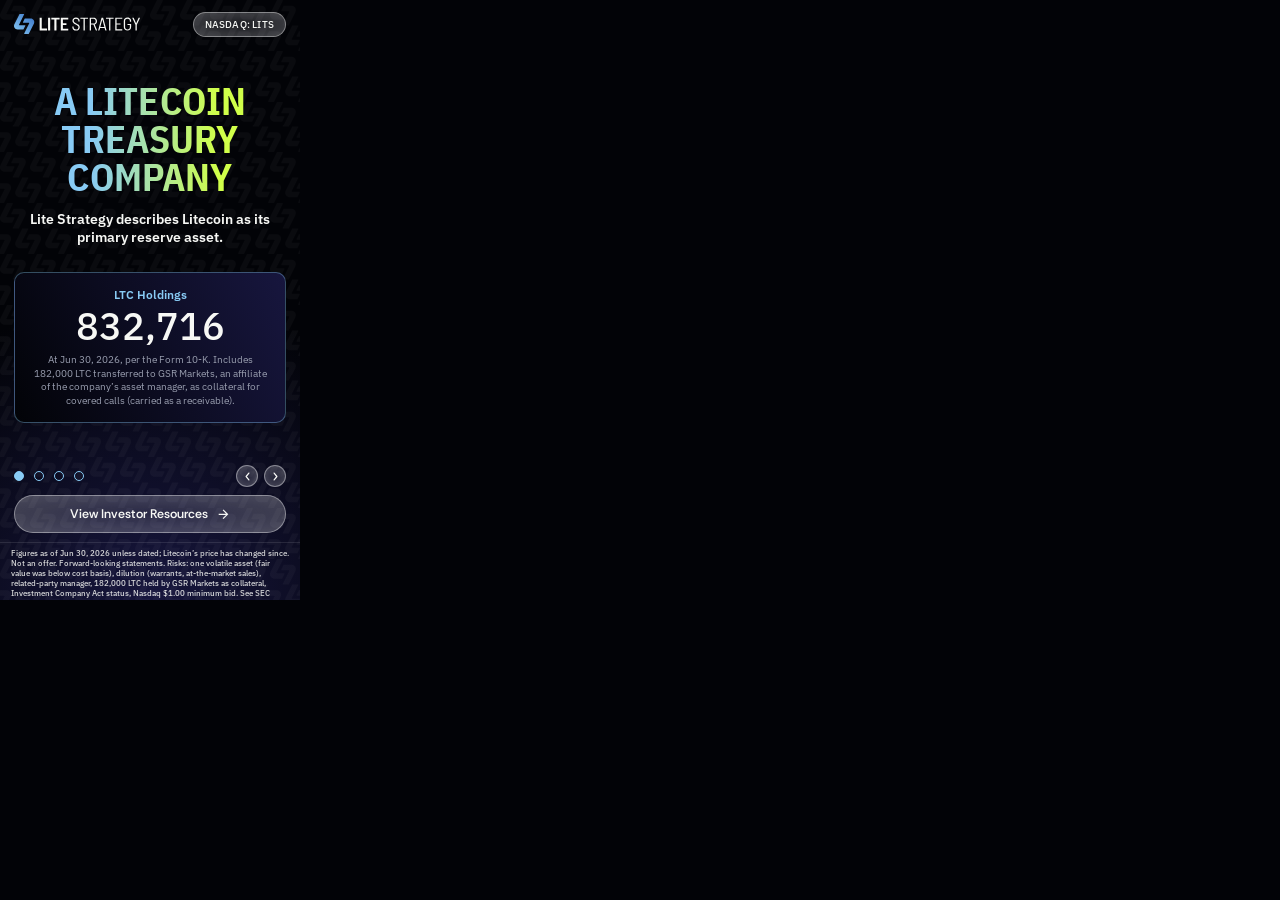
<file: concept-d-corporate/index.html>
<!DOCTYPE html>
<html lang="en">
<head>
<meta name="robots" content="noindex,nofollow">
<meta charset="UTF-8">
<meta name="ad.size" content="width=300,height=600">
<meta http-equiv="X-UA-Compatible" content="IE=Edge">
<meta name="viewport" content="width=300,initial-scale=1">
<link rel="icon" href="data:,">
<title>Lite Strategy, Inc. — Investor Relations</title>
<link rel="preconnect" href="https://fonts.googleapis.com">
<link rel="preconnect" href="https://fonts.gstatic.com" crossorigin>
<link href="https://fonts.googleapis.com/css2?family=IBM+Plex+Sans+Condensed:wght@600;700&family=IBM+Plex+Sans:wght@400;500;600&family=Rethink+Sans:wght@600&display=swap" rel="stylesheet">
<link rel="stylesheet" href="style.css">
</head>
<body>

<!--
  Lite Strategy, Inc. — IR display banner, 300x600 — Concept D: Corporate site / brand-native.
  Promotes: https://gracinting.github.io/litestrategy-ir-concept/
  Styled from the company's own CORPORATE website (https://www.litestrategy.com/), not the IR concept page that
  Concepts A-C are built from: its dark ground with the tiled logo mark, the white-on-dark logo lockup (the same file
  as on the IR page), IBM Plex Sans Condensed headline with the sky-to-lime gradient, indigo cards with a sky 37%
  border, gradient icon tiles, and its glass pill buttons (Rethink Sans). "Homepage in miniature": each slide is one
  module of the corporate homepage:
    1 hero -> 2 dashboard stat cards -> 3 three-card row -> 4 CTA panel.
  The site has no photography, so there are no photos; every number comes from .tmp/facts.md (10-K, 10-Qs, company
  releases), never from the site's live widgets. Written by .tmp/gen_d.py; style.css is hand-edited.
-->

<div id="banner" aria-label="Lite Strategy, Inc. investor relations advertisement">

  <div id="slides">
    
    <!-- Slide 1 — Hero -->
    <section class="slide m-hero" data-index="0">
      <!-- Module: corporate homepage hero (.elementor-heading-title h1): IBM Plex Sans Condensed 900 uppercase with the
           sky-to-lime gradient, a white 600 sub-line, then the dashboard's "LTC Holdings" stat card.
           Facts: [10-K] 832,716 LTC at Jun 30, 2026; [10-K] the company "holds LTC as a primary reserve asset". -->
      <h2 class="hero-h"><span>A Litecoin</span><span>treasury</span><span>company</span></h2>
      <p class="hero-sub">Lite Strategy describes Litecoin as its primary reserve asset.</p>
      <div class="d-card hero-card">
        <p class="d-title">LTC Holdings</p>
        <p class="d-num">832,716</p>
        <p class="d-note">At Jun&nbsp;30, 2026, per the Form&nbsp;10-K. Includes 182,000 LTC transferred to GSR Markets, an affiliate of the company’s asset manager, as collateral for covered calls (carried as a receivable).</p>
      </div>
    </section>

    <!-- Slide 2 — Stat cards -->
    <section class="slide m-stats" data-index="1">
      <!-- Module: corporate homepage dashboard stat cards (.e-con with the indigo gradient and 37% sky border):
           sky 600 title, white 500 value.
           Facts: [10-K Note 4] fair value $34,899K, cost basis $82,413K at Jun 30, 2026; [10-Q] 99.4% at Sep 30, 2025. -->
      <h2 class="sec-h">Fair value, measured against cost basis</h2>
      <div class="d-card">
        <p class="d-title">Fair Value</p>
        <p class="d-num">$34.9M</p>
        <p class="d-note">Recorded at Jun&nbsp;30, 2026</p>
      </div>
      <div class="d-card">
        <p class="d-title">Cost Basis</p>
        <p class="d-num">$82.4M</p>
        <p class="d-note d-note-wide">As filed: first-in, first-out, reset when coins move to GSR Markets as collateral. Not the original purchase price.</p>
      </div>
      <div class="d-card d-card-hi">
        <p class="d-title">Fair Value ÷ Cost Basis</p>
        <p class="d-num">42.3%</p>
        <p class="d-note">Was 99.4% at Sep&nbsp;30, 2025</p>
      </div>
    </section>

    <!-- Slide 3 — Feature cards -->
    <section class="slide m-cards" data-index="2">
      <!-- Module: corporate homepage three-card row ("Treasury Strategy / Shareholder Growth / Our Mission"):
           gradient icon tile, white 600 title, grey body, indigo card with the sky border, stacked for portrait.
           Facts: [10-K cash flow FY2026] LTC sales $5,040K, net covered-call proceeds $853K, at-the-market net proceeds $4,628K,
           repurchases $4,895K; [10-K] 4,378,525 shares to Jun 30 + 1,999,604 Jul 1 to Sep 22, 2026 = about 6.4M (derived). -->
      <h2 class="sec-h">Treasury operations, fiscal 2026</h2>
      <div class="d-card d-feature">
        <span class="d-tile"><svg viewBox="0 0 24 24" aria-hidden="true"><path d="M5 19h14M12 4v11m0 0-4.5-4.5M12 15l4.5-4.5" fill="none" stroke="currentColor" stroke-width="2.1" stroke-linecap="round" stroke-linejoin="round"/></svg></span>
        <div><h3>Litecoin sold</h3><p>$5.0M of proceeds from sales of Litecoin.</p></div>
      </div>
      <div class="d-card d-feature">
        <span class="d-tile"><svg viewBox="0 0 24 24" aria-hidden="true"><path d="M7 3.5h7.5L19 8v12.5H7zM14.5 3.5V8H19M10 12.5h6M10 16h6" fill="none" stroke="currentColor" stroke-width="2" stroke-linecap="round" stroke-linejoin="round"/></svg></span>
        <div><h3>Covered calls written</h3><p>$0.9M of net proceeds from options written on part of the holdings.</p></div>
      </div>
      <div class="d-card d-feature">
        <span class="d-tile"><svg viewBox="0 0 24 24" aria-hidden="true"><path d="M19 11a7 7 0 0 0-12-4.5L5 8.5M5 4v4.5h4.5M5 13a7 7 0 0 0 12 4.5l2-2M19 20v-4.5h-4.5" fill="none" stroke="currentColor" stroke-width="2.1" stroke-linecap="round" stroke-linejoin="round"/></svg></span>
        <div><h3>Shares repurchased</h3><p>$4.9M in fiscal 2026 (4.4M shares). 6.4M in all through Sep&nbsp;22, 2026.</p></div>
      </div>
      <p class="d-foot">Separate lines of the cash flow statement. The company also raised $4.6M net from at-the-market share sales in fiscal 2026.</p>
    </section>

    <!-- Slide 4 — CTA panel -->
    <section class="slide m-panel" data-index="3">
      <!-- Module: corporate homepage "Invest in the Future of Digital Money" panel (.e-con, radial indigo gradient,
           20px radius, sky 37% border, centred white 600 heading), here with the fiscal 2026 results.
           Facts: [10-K] net loss $71,150K, no revenue; change in fair value of digital assets $54,408K + receivable
           $5,653K = 84% (derived); cash $5,706K; total liabilities $1,069K, no borrowings at Jun 30, 2026. -->
      <div class="d-panel">
        <h2>Fiscal 2026 results</h2>
        <p class="panel-sub">Form 10-K, year ended Jun&nbsp;30, 2026. No revenue.</p>
        <div class="d-stats">
          <div class="d-stat"><p class="d-num">$71.2M</p><p class="d-label">Net loss</p></div>
          <div class="d-stat"><p class="d-num">$5.7M</p><p class="d-label">Cash, from $18.0M</p></div>
        </div>
        <p class="panel-note">About 84% of the net loss was the change in the fair value of Litecoin, including realized losses on coins sold or moved. No loans drawn at Jun&nbsp;30, 2026.</p>
      </div>
    </section>

  </div>

  <!-- Persistent chrome — the corporate site's header, never rotates -->
  <header id="top-bar" class="reveal" data-delay="0">
    <img id="logo" src="assets/logo.svg" alt="Lite Strategy" width="126" height="20">
    <span id="ticker">NASDAQ:&nbsp;LITS</span>
  </header>

  <div id="bottom-fixed" class="reveal" data-delay="4">
    <div id="controls">
      <div id="dots" role="tablist" aria-label="Slide selector">
        <button class="dot active" data-index="0" aria-label="Slide 1: Overview"></button>
        <button class="dot" data-index="1" aria-label="Slide 2: Fair value and cost basis"></button>
        <button class="dot" data-index="2" aria-label="Slide 3: Treasury operations"></button>
        <button class="dot" data-index="3" aria-label="Slide 4: Fiscal 2026 results"></button>
      </div>
      <button type="button" class="nav-arrow" id="arrow-prev" aria-label="Previous slide">
        <svg viewBox="0 0 16 16" aria-hidden="true"><path d="M10 3 6 8l4 5" stroke="currentColor" stroke-width="1.8" fill="none" stroke-linecap="round" stroke-linejoin="round"/></svg>
      </button>
      <button type="button" class="nav-arrow" id="arrow-next" aria-label="Next slide">
        <svg viewBox="0 0 16 16" aria-hidden="true"><path d="M6 3l4 5-4 5" stroke="currentColor" stroke-width="1.8" fill="none" stroke-linecap="round" stroke-linejoin="round"/></svg>
      </button>
    </div>

    <!-- The corporate site's glass pill .elementor-button: 40px radius, 1px white 38% border -->
    <a href="#" id="cta">
      <span>View Investor Resources</span>
      <svg id="cta-arrow" viewBox="0 0 24 25" aria-hidden="true"><path d="M12 4.18066L10.585 5.59566L16.17 11.1807H4V13.1807H16.17L10.585 18.7657L12 20.1807L20 12.1807L12 4.18066Z"/></svg>
    </a>

    <p id="fls">Figures as of Jun 30, 2026 unless dated; Litecoin’s price has changed since. Not an offer. Forward-looking statements. Risks: one volatile asset (fair value was below cost basis), dilution (warrants, at-the-market sales), related-party manager, 182,000 LTC held by GSR Markets as collateral, Investment Company Act status, Nasdaq $1.00 minimum bid. See SEC filings.</p>
  </div>

  <!-- Standard HTML5-ad click-tag plumbing -->
  <div id="click-tag-wrapper"></div>
</div>

<script src="script.js"></script>
</body>
</html>
</file>
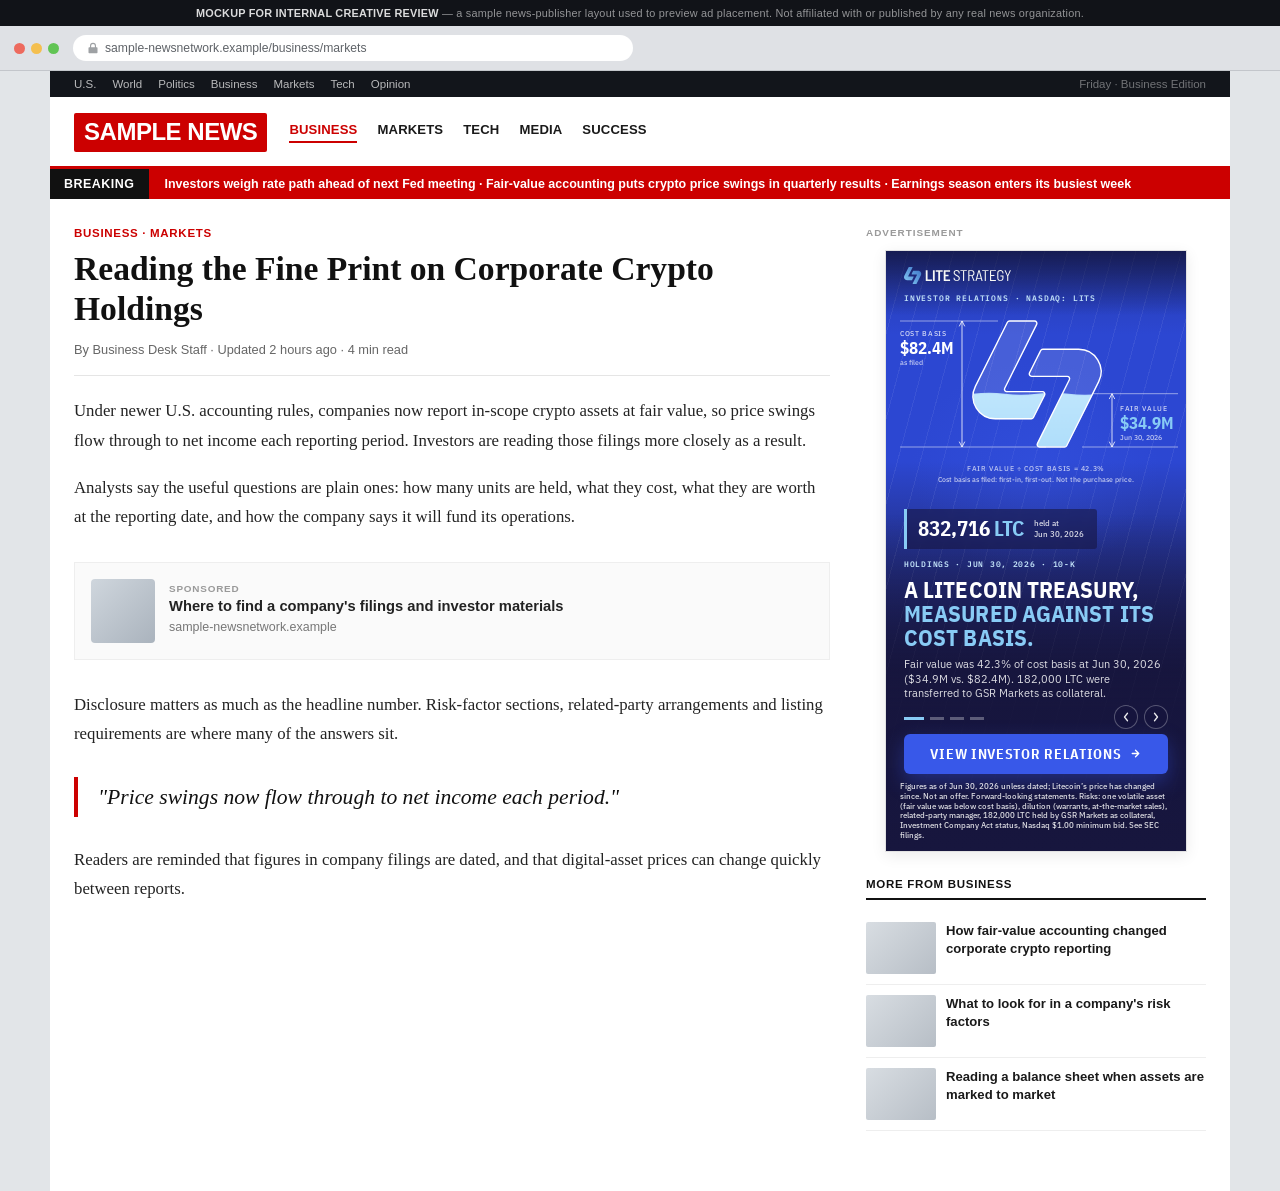
<file: context-preview/news.html>
<!DOCTYPE html>
<html lang="en">
<head>
<meta name="robots" content="noindex,nofollow">
<meta charset="UTF-8">
<meta name="viewport" content="width=device-width,initial-scale=1">
<title>In-Context Preview — Sample News Publisher Page</title>
<link rel="icon" href="data:,">
<style>
  * { margin:0; padding:0; box-sizing:border-box; }
  html, body { background:#e2e5e8; font-family:Helvetica, Arial, sans-serif; }

  /* ---- disclaimer strip ---- */
  #disclaimer {
    background:#111318;
    color:rgba(255,255,255,0.55);
    font-size:0.68rem;
    letter-spacing:0.02em;
    text-align:center;
    padding:7px 12px;
  }
  #disclaimer strong { color:rgba(255,255,255,0.85); }

  /* ---- fake browser chrome ---- */
  #browser-chrome {
    background:#dfe1e5;
    border-bottom:1px solid #c3c6cb;
    padding:9px 14px;
    display:flex;
    align-items:center;
    gap:14px;
  }
  #traffic-lights { display:flex; gap:6px; flex:0 0 auto; }
  #traffic-lights span { width:11px; height:11px; border-radius:50%; display:inline-block; }
  #traffic-lights span:nth-child(1){ background:#ed6a5e; }
  #traffic-lights span:nth-child(2){ background:#f4bf4f; }
  #traffic-lights span:nth-child(3){ background:#61c454; }
  #url-bar {
    flex:1 1 auto;
    background:#fff;
    border-radius:14px;
    padding:6px 14px;
    font-size:0.76rem;
    color:#5f6368;
    display:flex;
    align-items:center;
    gap:6px;
    max-width:560px;
  }
  #url-bar svg { flex:0 0 auto; opacity:0.6; }

  /* ---- site wrapper ---- */
  #site { background:#fff; max-width:1180px; margin:0 auto; }

  /* utility nav */
  #utility-nav {
    background:#12151b;
    color:rgba(255,255,255,0.7);
    font-size:0.72rem;
    display:flex;
    align-items:center;
    justify-content:space-between;
    padding:7px 24px;
  }
  #utility-nav .links { display:flex; gap:16px; }
  #utility-nav .links span:hover { color:#fff; }
  #utility-nav .meta { color:rgba(255,255,255,0.4); }

  /* masthead */
  #masthead {
    display:flex;
    align-items:center;
    gap:22px;
    padding:16px 24px 14px;
    border-bottom:3px solid #cc0000;
  }
  #logo {
    background:#cc0000;
    color:#fff;
    font-weight:900;
    font-size:1.5rem;
    letter-spacing:-0.02em;
    padding:5px 10px 6px;
    border-radius:2px;
    font-family:Arial, Helvetica, sans-serif;
  }
  #masthead nav { display:flex; gap:20px; flex:1; }
  #masthead nav span {
    font-size:0.82rem;
    font-weight:700;
    color:#1a1a1a;
    text-transform:uppercase;
    letter-spacing:0.01em;
    cursor:default;
  }
  #masthead nav span.active { color:#cc0000; border-bottom:2px solid #cc0000; padding-bottom:4px; }

  /* breaking ticker */
  #ticker {
    background:#cc0000;
    color:#fff;
    display:flex;
    align-items:center;
    font-size:0.78rem;
    font-weight:600;
    overflow:hidden;
    white-space:nowrap;
  }
  #ticker .badge {
    background:#111;
    padding:8px 14px;
    font-weight:900;
    letter-spacing:0.04em;
    flex:0 0 auto;
  }
  #ticker .feed { padding:8px 16px; }

  /* content grid */
  #content {
    display:grid;
    grid-template-columns:1fr 340px;
    gap:36px;
    padding:28px 24px 60px;
  }

  article .eyebrow {
    color:#cc0000;
    font-size:0.72rem;
    font-weight:800;
    letter-spacing:0.06em;
    text-transform:uppercase;
    margin-bottom:10px;
  }
  article h1 {
    font-family:Georgia, 'Times New Roman', serif;
    font-size:2.1rem;
    line-height:1.18;
    color:#111;
    margin-bottom:14px;
  }
  article .byline {
    font-size:0.8rem;
    color:#666;
    margin-bottom:20px;
    padding-bottom:18px;
    border-bottom:1px solid #e5e5e5;
  }
  article p {
    font-family:Georgia, 'Times New Roman', serif;
    font-size:1.05rem;
    line-height:1.75;
    color:#232323;
    margin-bottom:18px;
  }
  article .pull-quote {
    font-family:Georgia, 'Times New Roman', serif;
    font-style:italic;
    font-size:1.35rem;
    line-height:1.5;
    color:#111;
    border-left:4px solid #cc0000;
    padding:4px 0 4px 20px;
    margin:28px 0;
  }
  .native-slot {
    margin:30px 0;
    border:1px solid #eee;
    background:#fafafa;
    padding:16px;
    display:flex;
    gap:14px;
    align-items:center;
  }
  .native-slot .swatch { width:64px; height:64px; border-radius:4px; background:linear-gradient(135deg,#cfd6dd,#aab3bd); flex:0 0 auto; }
  .native-slot .txt .tag { font-size:0.62rem; font-weight:800; letter-spacing:0.08em; color:#999; text-transform:uppercase; margin-bottom:4px; }
  .native-slot .txt h4 { font-size:0.92rem; color:#222; margin-bottom:3px; }
  .native-slot .txt p { font-size:0.78rem; color:#777; margin:0; font-family:Helvetica, Arial, sans-serif; }

  /* right rail */
  aside { display:flex; flex-direction:column; align-items:center; gap:10px; }
  aside .sponsor-label {
    align-self:flex-start;
    font-size:0.62rem;
    font-weight:800;
    letter-spacing:0.1em;
    text-transform:uppercase;
    color:#9a9a9a;
    margin-bottom:2px;
  }
  #ad-slot {
    width:302px;    /* 300 + the 1px border each side (border-box), so the 300x600 banner isn't clipped */
    height:602px;
    border:1px solid #e2e2e2;
    box-shadow:0 4px 14px rgba(0,0,0,0.08);
    overflow:hidden;
    background:#000;
  }
  #ad-slot iframe { width:300px; height:600px; border:0; display:block; }

  .rail-more {
    align-self:stretch;
    margin-top:16px;
  }
  .rail-more .heading {
    font-size:0.72rem;
    font-weight:800;
    letter-spacing:0.06em;
    text-transform:uppercase;
    color:#111;
    border-bottom:2px solid #111;
    padding-bottom:8px;
    margin-bottom:12px;
  }
  .rail-item {
    display:flex;
    gap:10px;
    padding:10px 0;
    border-bottom:1px solid #eee;
  }
  .rail-item .thumb { width:70px; height:52px; border-radius:2px; background:linear-gradient(135deg,#d8dde2,#b7bec6); flex:0 0 auto; }
  .rail-item p { font-family:Helvetica, Arial, sans-serif; font-size:0.82rem; line-height:1.35; color:#1a1a1a; font-weight:600; }

  @media (max-width:900px) {
    #content { grid-template-columns:1fr; }
    aside { align-items:stretch; }
    #ad-slot { margin:0 auto; }
  }
</style>
</head>
<body>

<div id="disclaimer">
  <strong>MOCKUP FOR INTERNAL CREATIVE REVIEW</strong> — a sample news-publisher layout used to preview ad placement. Not affiliated with or published by any real news organization.
</div>

<div id="browser-chrome">
  <div id="traffic-lights"><span></span><span></span><span></span></div>
  <div id="url-bar">
    <svg width="12" height="12" viewBox="0 0 16 16"><path d="M8 1a4 4 0 00-4 4v2H3a1 1 0 00-1 1v6a1 1 0 001 1h10a1 1 0 001-1V8a1 1 0 00-1-1h-1V5a4 4 0 00-4-4zm-2.5 6V5a2.5 2.5 0 015 0v2h-5z" fill="currentColor"/></svg>
    sample-newsnetwork.example/business/markets
  </div>
</div>

<div id="site">
  <div id="utility-nav">
    <div class="links">
      <span>U.S.</span><span>World</span><span>Politics</span><span>Business</span><span>Markets</span><span>Tech</span><span>Opinion</span>
    </div>
    <div class="meta">Friday · Business Edition</div>
  </div>

  <div id="masthead">
    <div id="logo">SAMPLE&nbsp;NEWS</div>
    <nav>
      <span class="active">Business</span>
      <span>Markets</span>
      <span>Tech</span>
      <span>Media</span>
      <span>Success</span>
    </nav>
  </div>

  <div id="ticker">
    <span class="badge">BREAKING</span>
    <span class="feed">Investors weigh rate path ahead of next Fed meeting · Fair-value accounting puts crypto price swings in quarterly results · Earnings season enters its busiest week</span>
  </div>

  <div id="content">
    <article>
      <div class="eyebrow">Business · Markets</div>
      <h1>Reading the Fine Print on Corporate Crypto Holdings</h1>
      <div class="byline">By Business Desk Staff · Updated 2 hours ago · 4 min read</div>

      <p>Under newer U.S. accounting rules, companies now report in-scope crypto assets at fair value, so price swings flow through to net income each reporting period. Investors are reading those filings more closely as a result.</p>

      <p>Analysts say the useful questions are plain ones: how many units are held, what they cost, what they are worth at the reporting date, and how the company says it will fund its operations.</p>

      <div class="native-slot">
        <div class="swatch"></div>
        <div class="txt">
          <div class="tag">Sponsored</div>
          <h4>Where to find a company&#x27;s filings and investor materials</h4>
          <p>sample-newsnetwork.example</p>
        </div>
      </div>

      <p>Disclosure matters as much as the headline number. Risk-factor sections, related-party arrangements and listing requirements are where many of the answers sit.</p>

      <div class="pull-quote">"Price swings now flow through to net income each period."</div>

      <p>Readers are reminded that figures in company filings are dated, and that digital-asset prices can change quickly between reports.</p>
    </article>

    <aside>
      <div class="sponsor-label">Advertisement</div>
      <div id="ad-slot">
        <iframe id="ad-frame" title="Sample ad placement" scrolling="no"></iframe>
      </div>

      <div class="rail-more">
        <div class="heading">More From Business</div>
        <div class="rail-item"><div class="thumb"></div><p>How fair-value accounting changed corporate crypto reporting</p></div>
        <div class="rail-item"><div class="thumb"></div><p>What to look for in a company&#x27;s risk factors</p></div>
        <div class="rail-item"><div class="thumb"></div><p>Reading a balance sheet when assets are marked to market</p></div>
      </div>
    </aside>
  </div>
</div>

<script>
  var CONCEPTS = {
    a: '../concept-a-photo/index.html',
    b: '../concept-b-editorial/index.html',
    c: '../concept-c-dashboard/index.html',
    d: '../concept-d-corporate/index.html'
  }
  var params = new URLSearchParams(window.location.search)
  var concept = params.get('concept')
  if (!CONCEPTS[concept]) concept = 'a'
  document.getElementById('ad-frame').src = CONCEPTS[concept]
</script>

</body>
</html>
</file>
<file: concept-a-photo/style.css>
/* ── Brand tokens — the ONLY place colors are defined. Read from the IR concept page
   (gracinting.github.io/litestrategy-ir-concept): --accent #3858e9, --deep #17163e, --blue-field #2c47d2,
   --sky #88cbf5 (the logo's own gradient stop). The rest derive from them (color-mix: Chrome 111+ / Safari 16.2+). ── */
:root {
  --dark:      #17163e;
  --dark-2:    color-mix(in srgb, var(--dark) 70%, black);
  --navy:      #2c47d2;
  --accent:    #3858e9;
  --accent-d:  color-mix(in srgb, var(--accent) 82%, black);
  --accent-lt: color-mix(in srgb, var(--accent) 62%, white);
  --gold:      #88cbf5;   /* the IR page's sky: highlights and liquid, on dark only */
  --gold-d:    color-mix(in srgb, var(--gold) 85%, black);
  --sky-lt:    #c3e3f9;
  --white:     #ffffff;
  --cta-ink:   var(--white);  /* white on --accent is 5.6:1 */
  --font-head: 'IBM Plex Sans Condensed', 'Arial Narrow', system-ui, sans-serif;
  --font:      'IBM Plex Sans', system-ui, sans-serif;
  --mono:      'IBM Plex Mono', ui-monospace, SFMono-Regular, Menlo, Consolas, 'Liberation Mono', monospace;
  --ease:      cubic-bezier(0.16,1,0.3,1);
}

* { margin:0; padding:0; box-sizing:border-box; }
html, body { width:300px; height:600px; overflow:hidden; background:var(--dark); }
body { font-family:var(--font); -webkit-font-smoothing:antialiased; }
a { text-decoration:none; color:inherit; }
button { border:0; background:none; font:inherit; color:inherit; cursor:pointer; -webkit-tap-highlight-color:transparent; }

/* ── Canvas ─────────────────────────────────────────────────────────
   Fixed 300x600 stage. A crossfading slide stack sits at the bottom of
   the z-order; persistent chrome (logo, nav, CTA, disclosure) is pinned on
   top of it and never rotates. */
#banner {
  position:relative;
  width:300px;
  height:600px;
  overflow:hidden;
  cursor:pointer;
  background:var(--dark);
}

/* ── Slide stack ────────────────────────────────────────────────── */
#slides { position:absolute; inset:0; z-index:1; }
.mk-defs { position:absolute; width:0; height:0; overflow:hidden; }

.slide {
  position:absolute;
  inset:0;
  opacity:0;
  z-index:1;
  pointer-events:none;
  transition:opacity 0.9s ease;
}
.slide.active { opacity:1; z-index:2; pointer-events:auto; }

/* The slide background is the IR page's own hero ground: its blue field with the 105-degree pin-stripes,
   falling to the page's deep navy where the copy sits. */
.slide-bg {
  position:absolute;
  top:0; left:0;
  width:100%; height:100%;
  z-index:1;
  user-select:none;
  -webkit-user-drag:none;
}
.slide-bg.motif {
  animation:none;   /* no Ken Burns: it would scale the art */
  background:
    radial-gradient(56% 24% at 50% 36%, color-mix(in srgb, var(--accent) 34%, transparent), transparent 74%),
    repeating-linear-gradient(105deg, transparent 0 21px, rgba(255,255,255,0.065) 21px 22px),
    linear-gradient(180deg, color-mix(in srgb, var(--navy) 74%, var(--dark)) 0, var(--navy) 84px, var(--navy) 210px, var(--dark) 420px, var(--dark) 100%);
}
.slide-bg.motif svg { position:absolute; left:0; top:0; width:300px; height:258px; overflow:visible; }

.slide-scrim-top, .slide-scrim-bottom {
  position:absolute;
  left:0; right:0;
  z-index:2;
  pointer-events:none;
}
.slide-scrim-top {
  top:0; height:64px;
  background:linear-gradient(180deg, color-mix(in srgb, var(--dark-2) 70%, transparent) 0%, color-mix(in srgb, var(--dark-2) 0%, transparent) 100%);
}
.slide-scrim-bottom {
  bottom:0; height:336px;
  background:linear-gradient(0deg, var(--dark) 0%, color-mix(in srgb, var(--dark) 93%, transparent) 42%, color-mix(in srgb, var(--dark) 0%, transparent) 100%);
}

.slide-copy {
  position:absolute;
  inset:0;
  z-index:3;
  transform:translateY(12px);
  transition:transform 0.9s var(--ease);
}
.slide.active .slide-copy { transform:translateY(0); }

/* ── Motif art (SVG in banner coordinates; 300 x 258) ───────────────── */
.vessel .v-ghost use { fill:rgba(255,255,255,0.13); }
.vessel .v-edge use { fill:none; stroke:#fff; stroke-width:1.4px; stroke-linejoin:round; }
.vessel.small .v-edge use { stroke-width:1.1px; }
.v-level { transform:translateY(var(--y)); }
.slide.active .v-level { animation:v-drain 2.4s var(--ease) var(--dl, 0s) both; }
@keyframes v-drain { from { transform:translateY(0.9px); } }
.v-wave { animation:v-wave 6s linear infinite; }
@keyframes v-wave { to { transform:translateX(-76px); } }

.motif text { font-family:var(--font); }
.motif .m-lab { font-weight:500; font-size:7.2px; letter-spacing:0.09em; fill:rgba(255,255,255,0.8); }
.motif .m-lab.c { fill:rgba(255,255,255,0.72); }
.motif .m-val { font-family:var(--font-head); font-weight:700; font-size:17px; fill:#fff; }
.motif .m-val.sm { font-size:13.5px; }
.motif .m-val.sky { fill:var(--gold); }
.motif .m-sub { font-weight:500; font-size:7.4px; fill:rgba(255,255,255,0.72); }
.motif .m-hair { stroke:rgba(255,255,255,0.5); stroke-width:1px; }
.motif .m-dim { stroke:rgba(255,255,255,0.8); stroke-width:1px; }
.motif .m-head { fill:none; stroke:rgba(255,255,255,0.8); stroke-width:1px; stroke-linecap:round; stroke-linejoin:round; }
.motif .m-slash { stroke:rgba(255,255,255,0.2); stroke-width:1px; }
.motif .m-node { fill:var(--gold); }
.motif .m-track { fill:rgba(255,255,255,0.1); }
.motif .m-bar { transform-box:fill-box; transform-origin:left center; }
.slide.active .m-bar { animation:bar-grow 1.1s var(--ease) var(--dl, 0s) both; }
@keyframes bar-grow { from { transform:scaleX(0); } }
.motif .m-bar.in, .motif .m-bar.sky { fill:var(--gold); }
.motif .m-bar.out, .motif .m-bar.lt { fill:#bed0ff; }
.motif .m-bar.tot { fill:#fff; }
.motif .m-bar.neg { fill:rgba(255,255,255,0.14); stroke:#fff; stroke-width:1px; }

/* Floating mid-art stat chip (per slide) */
.mid-chip {
  position:absolute;
  top:258px; left:18px;
  display:flex;
  align-items:center;
  gap:10px;
  padding:9px 13px 9px 11px;
  background:color-mix(in srgb, var(--dark) 58%, transparent);
  border-left:3px solid var(--gold);
  border-radius:0 3px 3px 0;
  backdrop-filter:blur(3px);
  -webkit-backdrop-filter:blur(3px);
}
.chip-num {
  font-family:var(--font-head);
  font-weight:700;
  font-size:21px;
  line-height:1;
  color:var(--white);
  white-space:nowrap;
}
.chip-num em { font-style:normal; color:var(--gold); }
.chip-label {
  font-family:var(--font);
  font-size:8.4px;
  line-height:1.3;
  font-weight:500;
  color:rgba(255,255,255,0.84);
}

/* Rotating headline block, pinned above the fixed bottom bar */
.copy-bottom {
  position:absolute;
  left:0; right:0;
  bottom:150px;
  padding:0 18px;
}
.kicker {
  font-family:var(--mono);
  font-weight:600;
  font-size:8px;
  letter-spacing:0.09em;
  text-transform:uppercase;
  color:var(--sky-lt);
  margin-bottom:7px;
}
.copy-bottom h1 {
  font-family:var(--font-head);
  font-weight:700;
  font-size:23px;
  line-height:1.05;
  letter-spacing:0.004em;
  text-transform:uppercase;
  color:var(--white);
}
.copy-bottom h1 em { font-style:normal; color:var(--gold); }
.copy-bottom p {
  margin-top:8px;
  font-size:10.5px;
  line-height:1.4;
  color:rgba(255,255,255,0.86);
  max-width:262px;
}

/* ── Persistent chrome (never rotates) ─────────────────────────── */
#top-bar {
  position:absolute;
  top:0; left:0; right:0;
  z-index:5;
  display:flex;
  flex-direction:column;
  gap:8px;
  padding:16px 18px 0;
}
#logo { display:block; width:107px; height:17px; }
#eyebrow {
  font-family:var(--mono);
  font-weight:600;
  font-size:8.2px;
  letter-spacing:0.1em;
  color:var(--sky-lt);
}

.nav-arrow {
  position:absolute;
  top:-6px;                       /* centred on the dots row (the arrows live inside #bottom-fixed) */
  width:24px; height:24px;
  z-index:5;
  display:flex;
  align-items:center;
  justify-content:center;
  background:color-mix(in srgb, var(--dark) 45%, transparent);
  border:1px solid rgba(255,255,255,0.28);
  border-radius:50%;
  color:rgba(255,255,255,0.92);
  transition:background .2s ease, transform .15s ease;
}
.nav-arrow svg { width:12px; height:12px; }
.nav-arrow:active { transform:scale(0.9); background:color-mix(in srgb, var(--accent) 55%, transparent); }
#arrow-prev { right:48px; }
#arrow-next { right:18px; }

#bottom-fixed {
  position:absolute;
  left:0; right:0; bottom:0;
  z-index:5;
  padding:0 18px 10px;
}

#dots {
  display:flex;
  gap:6px;
  margin-bottom:6px;
}
.dot {
  width:14px; height:3px;
  border-radius:2px;
  background:rgba(255,255,255,0.3);
  transition:background .3s ease, width .3s ease;
  padding:6px 0;
  background-clip:content-box;
  box-sizing:content-box;
}
.dot.active { background-color:var(--gold); width:20px; }  /* background-color, not the shorthand: the shorthand resets background-clip and paints the whole 15px hit area as a square */

#cta {
  margin-top:8px;
  display:flex;
  align-items:center;
  justify-content:center;
  gap:7px;
  width:100%;
  height:40px;
  background:var(--accent);
  border-radius:6px;
  color:var(--cta-ink);
  font-family:var(--font-head);
  font-weight:700;
  font-size:14px;
  letter-spacing:0.05em;
  text-transform:uppercase;
  box-shadow:0 8px 20px color-mix(in srgb, var(--accent) 38%, transparent);
  animation:cta-pulse 1.8s ease-in-out 2.6s 6;
}
#cta-arrow { width:13px; height:13px; }

/* Required disclosure: sans, near-full strength, naming what is forward-looking and the risks */
#disclosure {
  margin:8px -4px 0;
  font-family:var(--font);
  font-weight:500;
  font-size:7.6px;
  letter-spacing:0;
  line-height:1.3;
  text-align:left;
  text-wrap-style:pretty;
  color:rgba(255,255,255,0.86);
}
@keyframes cta-pulse {
  0%, 100% { box-shadow:0 8px 20px color-mix(in srgb, var(--accent) 38%, transparent); }
  50%      { box-shadow:0 8px 26px color-mix(in srgb, var(--accent) 66%, transparent), 0 0 0 5px color-mix(in srgb, var(--accent) 14%, transparent); }
}

/* ── Entrance sequence (initial load only) ─────────────────────── */
.reveal {
  opacity:0;
  transform:translateY(14px);
  transition:opacity .7s var(--ease), transform .7s var(--ease);
}
#banner.is-live .reveal { opacity:1; transform:none; }
#top-bar[data-delay="0"] { transition-delay:.05s; }
#bottom-fixed[data-delay="4"] { transition-delay:.55s; }

#click-tag-wrapper { position:absolute; width:0; height:0; overflow:hidden; }

@media (prefers-reduced-motion: reduce) {
  .v-wave { animation:none; }
  .slide.active .v-level, .slide.active .m-bar { animation:none; }
  #cta { animation:none; }
  .reveal { transition-duration:.01s; transition-delay:0s !important; }
  .slide, .slide-copy { transition-duration:.2s; }
}
</file>
<file: concept-b-editorial/style.css>
/* ── Brand tokens — the ONLY place colors are defined. Read from the IR concept page's light sections
   (gracinting.github.io/litestrategy-ir-concept): accent #3858e9 / accent-ink #2840d0, ink #1e2432, deep #17163e,
   paper #fafcff, tint #eff3ff, sky #88cbf5. Surfaces derive from them. ── */
:root {
  --accent:       #3858e9;
  --ink:          #1e2432;
  --gold:         #88cbf5;   /* the IR page's sky: rules and the vessel's liquid */
  --accent-lt:    #bed0ff;
  --accent-ink:   #2840d0;   /* text, links, strong bars */
  --accent-ink-d: #1e30b2;
  --accent-lo:    color-mix(in oklch, var(--accent) 14%, transparent);
  --deep:         #17163e;
  --paper:        #fafcff;
  --tint:         #eff3ff;
  --tint-2:       #d7e1f9;
  --card:         #ffffff;
  --text-mid:     #596071;
  --line:         color-mix(in oklch, var(--ink) 15%, transparent);
  --serif: 'IBM Plex Sans Condensed', 'Arial Narrow', system-ui, sans-serif;   /* the IR page's display face */
  --sans:  'IBM Plex Sans', system-ui, sans-serif;
  --mono:  'IBM Plex Mono', ui-monospace, SFMono-Regular, Menlo, Consolas, 'Liberation Mono', monospace;
  --ease:  cubic-bezier(0.22, 1, 0.36, 1);
}

* { margin:0; padding:0; box-sizing:border-box; }
html, body { width:300px; height:600px; overflow:hidden; background:var(--paper); }
body { font-family:var(--sans); color:var(--ink); -webkit-font-smoothing:antialiased; }
a { text-decoration:none; color:inherit; }
button { border:0; background:none; font:inherit; color:inherit; cursor:pointer; -webkit-tap-highlight-color:transparent; }

#banner {
  position:relative;
  width:300px;
  height:600px;
  overflow:hidden;
  cursor:pointer;
  background:var(--paper);
}

#top-rule {
  position:absolute;
  top:0; left:0; right:0;
  height:3px;
  z-index:6;
  background:linear-gradient(90deg, var(--accent-ink), var(--gold));
}

/* ── Persistent top chrome ──────────────────────────────────────── */
#top-bar {
  position:absolute;
  top:3px; left:0; right:0;
  z-index:5;
  background:var(--paper);
  border-bottom:1px solid var(--line);
  padding:13px 18px 10px;
  display:flex;
  flex-direction:column;
  gap:6px;
}
#logo { display:block; width:107px; height:17px; }
#masthead {
  font-family:var(--mono);
  font-size:7.6px;
  font-weight:500;
  letter-spacing:0.1em;
  color:var(--text-mid);
}

/* ── Slide stack ────────────────────────────────────────────────── */
.mk-defs { position:absolute; width:0; height:0; overflow:hidden; }
/* the IR page's light ground: 105-degree pin-stripes over a tint that fades to paper */
#slides {
  position:absolute; top:61px; left:0; right:0; bottom:145px; z-index:1; overflow:hidden;
  background:
    repeating-linear-gradient(105deg, transparent 0 19px, color-mix(in oklch, var(--accent) 5%, transparent) 19px 20px),
    linear-gradient(to bottom, var(--tint) 0, var(--paper) 230px);
}

.slide {
  position:absolute; inset:0;
  opacity:0;
  z-index:1;
  pointer-events:none;
  transition:opacity 0.8s ease;
}
.slide.active { opacity:1; z-index:2; pointer-events:auto; }

.slide-copy {
  padding:14px 18px 0;
  transform:translateY(10px);
  transition:transform 0.8s var(--ease);
}
.slide.active .slide-copy { transform:translateY(0); }

.eyebrow {
  font-family:var(--mono);
  font-size:8.6px;
  font-weight:500;
  letter-spacing:0.12em;
  text-transform:uppercase;
  color:var(--accent-ink);
  display:flex;
  align-items:center;
  gap:7px;
  margin-bottom:8px;
}
.eyebrow::before {                  /* the IR page's skewed node */
  content:'';
  width:8px; height:7px;
  background:var(--accent);
  transform:skewX(-15deg);
  flex:none;
}

.slide-copy h1 {
  font-family:var(--serif);
  font-weight:700;
  font-size:22px;
  line-height:1.06;
  letter-spacing:0.004em;
  text-transform:uppercase;
  color:var(--ink);
}
.slide-copy h1 em { font-style:normal; color:var(--accent-ink); }

.lead {
  margin-top:8px;
  font-family:var(--sans);
  font-size:10.4px;
  line-height:1.42;
  color:var(--text-mid);
}

/* ── "Figure" plate: white card with a dark caption bar, as the IR page's tables ─ */
.fig-card {
  margin-top:12px;
  border:1px solid var(--line);
  border-top:2px solid var(--accent);
  border-radius:3px;
  background:var(--card);
  overflow:hidden;
}
.fig-bar {
  display:flex;
  justify-content:space-between;
  align-items:center;
  gap:8px;
  padding:6px 10px;
  background:var(--ink);
  color:#fff;
  font-family:var(--mono);
  font-size:6.6px;
  font-weight:500;
  letter-spacing:0.1em;
  text-transform:uppercase;
}
.fig-bar span:last-child { color:var(--accent-lt); }
.fig-body { padding:8px 10px 4px; }
.fig-body svg { width:100%; height:auto; display:block; }

/* figure line-art */
.fig-vessel .fv-ghost use { fill:var(--tint-2); }
.fig-vessel .fv-edge use { fill:none; stroke:var(--ink); stroke-width:1.3px; stroke-linejoin:round; }
.fig-hair { stroke:var(--text-mid); stroke-width:0.8; opacity:0.6; }
.fig-dim { stroke:var(--ink); stroke-width:0.9; }
.fig-head { fill:none; stroke:var(--ink); stroke-width:0.9; stroke-linecap:round; stroke-linejoin:round; }
.fig-dash { stroke:var(--text-mid); stroke-width:0.8; stroke-dasharray:2 2; opacity:0.75; }
.fig-lab { font-family:var(--mono); font-size:6.4px; font-weight:500; letter-spacing:0.08em; fill:var(--text-mid); }
.fig-val { font-family:var(--mono); font-size:11px; font-weight:700; fill:var(--ink); }
.fig-val.a { fill:var(--accent-ink); }
.fig-sub { font-family:var(--mono); font-size:6.4px; font-weight:400; fill:var(--text-mid); }

.fig-step rect { fill:var(--tint); stroke:var(--line); stroke-width:1; }
.fig-step.accent rect { fill:var(--accent-lo); stroke:var(--accent-ink); }
.fig-step.dark rect { fill:var(--ink); stroke:var(--ink); }
.fig-step .lab { font-family:var(--mono); font-size:6.3px; font-weight:600; letter-spacing:0.03em; fill:var(--text-mid); }
.fig-step .val { font-family:var(--mono); font-size:12.5px; font-weight:700; fill:var(--ink); }
.fig-step .sub { font-family:var(--mono); font-size:6.1px; font-weight:400; fill:var(--text-mid); }
.fig-step.dark .lab { fill:var(--accent-lt); }
.fig-step.dark .sub { fill:var(--accent-lt); }
.fig-step.dark .val { fill:#fff; }
.fig-arrow { fill:none; stroke:var(--text-mid); stroke-width:1.5; stroke-linecap:round; stroke-linejoin:round; }

.fig-base { stroke:var(--text-mid); stroke-width:1; opacity:0.55; }
.fig-bar-prior { fill:var(--tint-2); }
.fig-bar-now { fill:var(--accent-ink); }
.fig-bar-tot { fill:var(--ink); }
.fig-bar-hollow { fill:none; stroke:var(--ink); stroke-width:1; }
.fig-bar-label { font-family:var(--mono); font-size:8.6px; font-weight:600; fill:var(--text-mid); }
.fig-bar-label.strong { fill:var(--accent-ink); font-weight:700; font-size:9.4px; }
.fig-bar-year { font-family:var(--mono); font-size:6.6px; fill:var(--text-mid); letter-spacing:0.04em; }

/* key-fact row, matching the IR page's definition-list pattern */
.kf {
  margin-top:11px;
  padding-top:9px;
  border-top:1px solid var(--line);
  display:flex;
  justify-content:space-between;
  align-items:baseline;
}
.kf dt {
  white-space:nowrap;
  font-family:var(--mono);
  font-size:7.6px;
  font-weight:500;
  letter-spacing:0.09em;
  text-transform:uppercase;
  color:var(--text-mid);
}
.kf dd {
  display:flex;
  flex-direction:column;
  align-items:flex-end;
  gap:2px;
  font-family:var(--mono);
  font-size:13px;
  font-weight:700;
  color:var(--ink);
  text-align:right;
}
.kf dd em {
  font-style:normal;
  font-weight:600;
  font-size:7.4px;
  letter-spacing:0.02em;
  color:var(--accent-ink);
}

/* ── Persistent dark band: dots + CTA + disclosure ──────────────── */
#dots {
  position:absolute;
  left:0; right:0; bottom:112px;
  z-index:5;
  background:var(--deep);
  padding:10px 18px 7px;
}
.dot-list { display:flex; gap:6px; }
.dot {
  width:13px; height:3px;
  border-radius:2px;
  background:rgba(255,255,255,0.3);
  padding:6px 0;
  background-clip:content-box;
  box-sizing:content-box;
  transition:background 0.3s ease, width 0.3s ease;
}
.dot.active { background-color:var(--gold); width:19px; }  /* background-color, not the shorthand: the shorthand resets background-clip and paints the whole hit area as a square */

/* Slider arrows on the dots row */
.nav-arrow {
  position:absolute;
  top:4px;
  width:24px; height:24px;
  display:flex;
  align-items:center;
  justify-content:center;
  background:rgba(255,255,255,0.08);
  border:1px solid rgba(255,255,255,0.32);
  border-radius:50%;
  color:#fff;
  transition:transform 0.15s ease, background 0.2s ease;
}
.nav-arrow svg { width:12px; height:12px; }
.nav-arrow:active { transform:scale(0.9); background:rgba(255,255,255,0.2); }
#arrow-prev { right:48px; }
#arrow-next { right:18px; }

#bottom-fixed {
  position:absolute;
  left:0; right:0; bottom:0;
  z-index:5;
  background:var(--deep);
  padding:2px 18px 10px;
}
#cta {
  display:flex;
  align-items:center;
  justify-content:center;
  gap:7px;
  width:100%;
  height:42px;
  background:var(--accent);
  border-radius:6px;
  color:#fff;                       /* white on --accent is 5.6:1 */
  font-family:var(--sans);
  font-weight:600;
  font-size:12.5px;
  letter-spacing:0.01em;
  box-shadow:0 8px 20px color-mix(in oklch, var(--accent) 34%, transparent);
  animation:cta-pulse 1.8s ease-in-out 2.6s 6;
}
#cta-arrow { width:13px; height:13px; }

/* Required disclosure: sans, near-full strength, naming what is forward-looking and the risks */
#fls {
  margin:8px -4px 0;
  font-family:var(--sans);
  font-weight:500;
  font-size:7.4px;
  line-height:1.32;
  letter-spacing:0;
  text-align:left;
  text-wrap-style:pretty;
  color:rgba(255,255,255,0.86);
}
@keyframes cta-pulse {
  0%, 100% { box-shadow:0 8px 20px color-mix(in oklch, var(--accent) 34%, transparent); }
  50%      { box-shadow:0 8px 26px color-mix(in oklch, var(--accent) 62%, transparent), 0 0 0 5px color-mix(in oklch, var(--accent) 16%, transparent); }
}

/* ── Entrance sequence (initial load only) ─────────────────────── */
.reveal { opacity:0; transform:translateY(12px); transition:opacity .7s var(--ease), transform .7s var(--ease); }
#banner.is-live .reveal { opacity:1; transform:none; }
#top-bar[data-delay="0"] { transition-delay:.05s; }
#dots.reveal { transition-delay:.5s; }
#bottom-fixed[data-delay="1"] { transition-delay:.6s; }

#click-tag-wrapper { position:absolute; width:0; height:0; overflow:hidden; }

@media (prefers-reduced-motion: reduce) {
  #cta { animation:none; }
  .reveal { transition-duration:.01s; transition-delay:0s !important; }
  .slide, .slide-copy { transition-duration:.2s; }
}
</file>
<file: concept-c-dashboard/style.css>
/* ── Brand tokens — the ONLY place colors are defined. Read from the IR concept page
   (gracinting.github.io/litestrategy-ir-concept): --accent #3858e9, --deep #17163e, --blue-field #2c47d2,
   --sky #88cbf5 (the logo's own gradient stop). The rest derive from them (color-mix: Chrome 111+ / Safari 16.2+). ── */
:root {
  --dark:      #17163e;
  --dark-2:    color-mix(in srgb, var(--dark) 70%, black);
  --navy:      #2c47d2;
  --accent:    #3858e9;
  --accent-d:  color-mix(in srgb, var(--accent) 82%, black);
  --accent-lt: color-mix(in srgb, var(--accent) 62%, white);
  --gold:      #88cbf5;   /* the IR page's sky: highlights and liquid, on dark only */
  --gold-d:    color-mix(in srgb, var(--gold) 85%, black);
  --sky-lt:    #c3e3f9;
  --white:     #ffffff;
  --cta-ink:   var(--white);  /* white on --accent is 5.6:1 */
  --font-head: 'IBM Plex Sans Condensed', 'Arial Narrow', system-ui, sans-serif;
  --font:      'IBM Plex Sans', system-ui, sans-serif;
  --mono:      'IBM Plex Mono', ui-monospace, SFMono-Regular, Menlo, Consolas, 'Liberation Mono', monospace;
  --ease:      cubic-bezier(0.16,1,0.3,1);
}

* { margin:0; padding:0; box-sizing:border-box; }
html, body { width:300px; height:600px; overflow:hidden; background:var(--dark); }
body { font-family:var(--font); -webkit-font-smoothing:antialiased; }
a { text-decoration:none; color:inherit; }
button { border:0; background:none; font:inherit; color:inherit; cursor:pointer; -webkit-tap-highlight-color:transparent; }

/* ── Canvas ─────────────────────────────────────────────────────────
   Fixed 300x600 stage. A crossfading slide stack sits at the bottom of
   the z-order; persistent chrome (logo, nav, CTA, disclosure) is pinned on
   top of it and never rotates. */
#banner {
  position:relative;
  width:300px;
  height:600px;
  overflow:hidden;
  cursor:pointer;
  background:var(--dark);
}

/* ── Slide stack ────────────────────────────────────────────────── */
#slides { position:absolute; inset:0; z-index:1; }
.mk-defs { position:absolute; width:0; height:0; overflow:hidden; }

.slide {
  position:absolute;
  inset:0;
  opacity:0;
  z-index:1;
  pointer-events:none;
  transition:opacity 0.9s ease;
}
.slide.active { opacity:1; z-index:2; pointer-events:auto; }

/* The slide background is the IR page's own hero ground: its blue field with the 105-degree pin-stripes,
   falling to the page's deep navy where the copy sits. */
.slide-bg {
  position:absolute;
  top:0; left:0;
  width:100%; height:100%;
  z-index:1;
  user-select:none;
  -webkit-user-drag:none;
}
.slide-bg.motif {
  animation:none;   /* no Ken Burns: it would scale the art */
  background:
    radial-gradient(56% 24% at 50% 36%, color-mix(in srgb, var(--accent) 34%, transparent), transparent 74%),
    repeating-linear-gradient(105deg, transparent 0 21px, rgba(255,255,255,0.065) 21px 22px),
    linear-gradient(180deg, color-mix(in srgb, var(--navy) 74%, var(--dark)) 0, var(--navy) 84px, var(--navy) 210px, var(--dark) 420px, var(--dark) 100%);
}
.slide-bg.motif svg { position:absolute; left:0; top:0; width:300px; height:258px; overflow:visible; }

.slide-scrim-top, .slide-scrim-bottom {
  position:absolute;
  left:0; right:0;
  z-index:2;
  pointer-events:none;
}
.slide-scrim-top {
  top:0; height:64px;
  background:linear-gradient(180deg, color-mix(in srgb, var(--dark-2) 70%, transparent) 0%, color-mix(in srgb, var(--dark-2) 0%, transparent) 100%);
}
.slide-scrim-bottom {
  bottom:0; height:336px;
  background:linear-gradient(0deg, var(--dark) 0%, color-mix(in srgb, var(--dark) 93%, transparent) 42%, color-mix(in srgb, var(--dark) 0%, transparent) 100%);
}

.slide-copy {
  position:absolute;
  inset:0;
  z-index:3;
  transform:translateY(12px);
  transition:transform 0.9s var(--ease);
}
.slide.active .slide-copy { transform:translateY(0); }

/* ── Motif art (SVG in banner coordinates; 300 x 258) ───────────────── */
.vessel .v-ghost use { fill:rgba(255,255,255,0.13); }
.vessel .v-edge use { fill:none; stroke:#fff; stroke-width:1.4px; stroke-linejoin:round; }
.vessel.small .v-edge use { stroke-width:1.1px; }
.v-level { transform:translateY(var(--y)); }
.slide.active .v-level { animation:v-drain 2.4s var(--ease) var(--dl, 0s) both; }
@keyframes v-drain { from { transform:translateY(0.9px); } }
.v-wave { animation:v-wave 6s linear infinite; }
@keyframes v-wave { to { transform:translateX(-76px); } }

.motif text { font-family:var(--font); }
.motif .m-lab { font-weight:500; font-size:7.2px; letter-spacing:0.09em; fill:rgba(255,255,255,0.8); }
.motif .m-lab.c { fill:rgba(255,255,255,0.72); }
.motif .m-val { font-family:var(--font-head); font-weight:700; font-size:17px; fill:#fff; }
.motif .m-val.sm { font-size:13.5px; }
.motif .m-val.sky { fill:var(--gold); }
.motif .m-sub { font-weight:500; font-size:7.4px; fill:rgba(255,255,255,0.72); }
.motif .m-hair { stroke:rgba(255,255,255,0.5); stroke-width:1px; }
.motif .m-dim { stroke:rgba(255,255,255,0.8); stroke-width:1px; }
.motif .m-head { fill:none; stroke:rgba(255,255,255,0.8); stroke-width:1px; stroke-linecap:round; stroke-linejoin:round; }
.motif .m-slash { stroke:rgba(255,255,255,0.2); stroke-width:1px; }
.motif .m-node { fill:var(--gold); }
.motif .m-track { fill:rgba(255,255,255,0.1); }
.motif .m-bar { transform-box:fill-box; transform-origin:left center; }
.slide.active .m-bar { animation:bar-grow 1.1s var(--ease) var(--dl, 0s) both; }
@keyframes bar-grow { from { transform:scaleX(0); } }
.motif .m-bar.in, .motif .m-bar.sky { fill:var(--gold); }
.motif .m-bar.out, .motif .m-bar.lt { fill:#bed0ff; }
.motif .m-bar.tot { fill:#fff; }
.motif .m-bar.neg { fill:rgba(255,255,255,0.14); stroke:#fff; stroke-width:1px; }

/* Floating mid-art stat chip (per slide) */
.mid-chip {
  position:absolute;
  top:258px; left:18px;
  display:flex;
  align-items:center;
  gap:10px;
  padding:9px 13px 9px 11px;
  background:color-mix(in srgb, var(--dark) 58%, transparent);
  border-left:3px solid var(--gold);
  border-radius:0 3px 3px 0;
  backdrop-filter:blur(3px);
  -webkit-backdrop-filter:blur(3px);
}
.chip-num {
  font-family:var(--font-head);
  font-weight:700;
  font-size:21px;
  line-height:1;
  color:var(--white);
  white-space:nowrap;
}
.chip-num em { font-style:normal; color:var(--gold); }
.chip-label {
  font-family:var(--font);
  font-size:8.4px;
  line-height:1.3;
  font-weight:500;
  color:rgba(255,255,255,0.84);
}

/* Rotating headline block, pinned above the fixed bottom bar */
.copy-bottom {
  position:absolute;
  left:0; right:0;
  bottom:150px;
  padding:0 18px;
}
.kicker {
  font-family:var(--mono);
  font-weight:600;
  font-size:8px;
  letter-spacing:0.09em;
  text-transform:uppercase;
  color:var(--sky-lt);
  margin-bottom:7px;
}
.copy-bottom h1 {
  font-family:var(--font-head);
  font-weight:700;
  font-size:23px;
  line-height:1.05;
  letter-spacing:0.004em;
  text-transform:uppercase;
  color:var(--white);
}
.copy-bottom h1 em { font-style:normal; color:var(--gold); }
.copy-bottom p {
  margin-top:8px;
  font-size:10.5px;
  line-height:1.4;
  color:rgba(255,255,255,0.86);
  max-width:262px;
}

/* ── Persistent chrome (never rotates) ─────────────────────────── */
#top-bar {
  position:absolute;
  top:0; left:0; right:0;
  z-index:5;
  display:flex;
  flex-direction:column;
  gap:8px;
  padding:16px 18px 0;
}
#logo { display:block; width:107px; height:17px; }
#eyebrow {
  font-family:var(--mono);
  font-weight:600;
  font-size:8.2px;
  letter-spacing:0.1em;
  color:var(--sky-lt);
}

.nav-arrow {
  position:absolute;
  top:-6px;                       /* centred on the dots row (the arrows live inside #bottom-fixed) */
  width:24px; height:24px;
  z-index:5;
  display:flex;
  align-items:center;
  justify-content:center;
  background:color-mix(in srgb, var(--dark) 45%, transparent);
  border:1px solid rgba(255,255,255,0.28);
  border-radius:50%;
  color:rgba(255,255,255,0.92);
  transition:background .2s ease, transform .15s ease;
}
.nav-arrow svg { width:12px; height:12px; }
.nav-arrow:active { transform:scale(0.9); background:color-mix(in srgb, var(--accent) 55%, transparent); }
#arrow-prev { right:48px; }
#arrow-next { right:18px; }

#bottom-fixed {
  position:absolute;
  left:0; right:0; bottom:0;
  z-index:5;
  padding:0 18px 10px;
}

#dots {
  display:flex;
  gap:6px;
  margin-bottom:6px;
}
.dot {
  width:14px; height:3px;
  border-radius:2px;
  background:rgba(255,255,255,0.3);
  transition:background .3s ease, width .3s ease;
  padding:6px 0;
  background-clip:content-box;
  box-sizing:content-box;
}
.dot.active { background-color:var(--gold); width:20px; }  /* background-color, not the shorthand: the shorthand resets background-clip and paints the whole 15px hit area as a square */

#cta {
  margin-top:8px;
  display:flex;
  align-items:center;
  justify-content:center;
  gap:7px;
  width:100%;
  height:40px;
  background:var(--accent);
  border-radius:6px;
  color:var(--cta-ink);
  font-family:var(--font-head);
  font-weight:700;
  font-size:14px;
  letter-spacing:0.05em;
  text-transform:uppercase;
  box-shadow:0 8px 20px color-mix(in srgb, var(--accent) 38%, transparent);
  animation:cta-pulse 1.8s ease-in-out 2.6s 6;
}
#cta-arrow { width:13px; height:13px; }

/* Required disclosure: sans, near-full strength, naming what is forward-looking and the risks */
#disclosure {
  margin:8px -4px 0;
  font-family:var(--font);
  font-weight:500;
  font-size:7.6px;
  letter-spacing:0;
  line-height:1.3;
  text-align:left;
  text-wrap-style:pretty;
  color:rgba(255,255,255,0.86);
}
@keyframes cta-pulse {
  0%, 100% { box-shadow:0 8px 20px color-mix(in srgb, var(--accent) 38%, transparent); }
  50%      { box-shadow:0 8px 26px color-mix(in srgb, var(--accent) 66%, transparent), 0 0 0 5px color-mix(in srgb, var(--accent) 14%, transparent); }
}

/* ── Entrance sequence (initial load only) ─────────────────────── */
.reveal {
  opacity:0;
  transform:translateY(14px);
  transition:opacity .7s var(--ease), transform .7s var(--ease);
}
#banner.is-live .reveal { opacity:1; transform:none; }
#top-bar[data-delay="0"] { transition-delay:.05s; }
#bottom-fixed[data-delay="4"] { transition-delay:.55s; }

#click-tag-wrapper { position:absolute; width:0; height:0; overflow:hidden; }

@media (prefers-reduced-motion: reduce) {
  .v-wave { animation:none; }
  .slide.active .v-level, .slide.active .m-bar { animation:none; }
  #cta { animation:none; }
  .reveal { transition-duration:.01s; transition-delay:0s !important; }
  .slide, .slide-copy { transition-duration:.2s; }
}


/* ══ Concept C: sign-up block, appended to Concept A's stylesheet by
   scripts/build_concept_c.py. Everything above this line is A's CSS,
   copied verbatim; don't edit it here — edit A and rebuild. ══ */

/* The sign-up is taller than A's CTA, so the chip and headline move up
   by --c-lift, and the bottom padding tightens. If A has foreground art
   in the slide background (a motif, a diagram) that now crowds the chip,
   lift it too in the C-only block at the end of this file. */
:root { --c-lift: 16px; --c-error: #ff7a6b; }
.slide-copy .mid-chip, .slide-copy .copy-bottom { translate: 0 calc(-1 * var(--c-lift)); }
#bottom-fixed { padding-bottom: 11px; }

#signup { position:relative; margin-top:13px; cursor:default; }
.sr-only {
  position:absolute; width:1px; height:1px; overflow:hidden;
  clip:rect(0 0 0 0); white-space:nowrap;
}
#signup-row {
  position:relative;
  display:flex;
  gap:6px;
  height:40px;
}
#signup-email {
  flex:1;
  min-width:0;
  height:100%;
  padding:0 11px;
  border:1px solid rgba(255,255,255,0.24);
  border-radius:3px;
  outline:0;
  background:color-mix(in srgb, var(--dark) 55%, transparent);
  color:var(--white, #fff);
  font-family:var(--font);
  font-size:11px;
  font-weight:500;
  transition:border-color .2s ease, box-shadow .2s ease, background .2s ease;
}
#signup-email::placeholder { color:rgba(255,255,255,0.6); }
#signup-email:focus {
  border-color:var(--accent);
  background:color-mix(in srgb, var(--dark) 75%, transparent);
  box-shadow:0 0 0 3px color-mix(in srgb, var(--accent) 24%, transparent);
}
#signup.is-error #signup-email { border-color:var(--c-error); animation:shake .35s ease; }
@keyframes shake {
  0%, 100% { transform:translateX(0); }
  25% { transform:translateX(-4px); }
  75% { transform:translateX(4px); }
}
/* Same fill, ink and type as A's CTA (--cta-ink), so C reads as A */
#signup-btn {
  flex:none;
  height:100%;
  padding:0 13px;
  background:var(--accent);
  border-radius:3px;
  color:var(--cta-ink, var(--dark-2));
  font-family:var(--font-head, var(--font));
  font-weight:800;
  font-size:11px;
  letter-spacing:0.06em;
  text-transform:uppercase;
  box-shadow:0 8px 20px color-mix(in srgb, var(--accent) 35%, transparent);
  transition:filter .2s ease, transform .15s ease;
  animation:btn-pulse 1.8s ease-in-out 2.6s 6;
}
#signup-btn:hover { filter:brightness(1.08); }
#signup-btn:active { transform:scale(0.96); }
#signup.is-sending #signup-btn { opacity:0.6; pointer-events:none; }
@keyframes btn-pulse {
  0%, 100% { box-shadow:0 8px 20px color-mix(in srgb, var(--accent) 35%, transparent); }
  50%      { box-shadow:0 8px 26px color-mix(in srgb, var(--accent) 60%, transparent); }
}

#signup-done {
  position:absolute;
  inset:0;
  display:flex;
  align-items:center;
  justify-content:center;
  gap:7px;
  background:var(--accent);
  border-radius:3px;
  color:var(--cta-ink, var(--dark-2));
  font-family:var(--font-head, var(--font));
  font-weight:700;
  font-size:11px;
  opacity:0;
  transform:scale(0.96);
  pointer-events:none;
  transition:opacity .35s var(--ease), transform .35s var(--ease);
}
#signup-done svg { width:15px; height:15px; flex:none; }
#signup.is-done #signup-done { opacity:1; transform:none; }
#signup.is-done #signup-email, #signup.is-done #signup-btn { visibility:hidden; }

/* Consent and error share one two-line slot, so the error never moves
   anything; the consent comes back as soon as the viewer types. */
#signup-consent, #signup-msg {
  margin-top:7px;
  height:20px;
  font-family:var(--font);
  font-size:7px;
  line-height:1.42;
}
#signup-consent { color:rgba(255,255,255,0.6); }
#signup-consent a { color:inherit; text-decoration:underline; }
#signup-msg {
  display:none;
  font-size:9px;
  font-weight:600;
  color:var(--c-error);
}
#signup.is-error #signup-consent { display:none; }
#signup.is-error #signup-msg { display:block; }

#fls-line {
  margin-top:4px;
  font-family:var(--mono);
  font-size:6.6px;
  letter-spacing:0.03em;
  line-height:1.2;
  text-align:center;
  color:rgba(255,255,255,0.55);
  white-space:nowrap;
}

@media (prefers-reduced-motion: reduce) {
  #signup-btn { animation:none; }
}

/* A's CTA look, copied from its #cta rule by build_concept_c.py */
#signup-btn {
  background:var(--accent);
  color:var(--cta-ink);
  font-family:var(--font-head);
  font-weight:700;
  letter-spacing:0.05em;
  text-transform:uppercase;
  border-radius:6px;
}
#signup-done {
  background:var(--accent);
  color:var(--cta-ink);
  font-family:var(--font-head);
  font-weight:700;
  border-radius:6px;
}

/* ══ C-only overrides (kept on rebuild) ══ */

/* The sign-up block (input row, consent, four-line disclosure) is taller than A's CTA block: lift the chip and
   headline with it (build_concept_c.py reads --c-lift). */
:root { --c-lift: 30px; }
/* Slide 1's second caption line would sit under the lifted chip: lift the art with it. */
.slide[data-index="0"] .motif svg { translate:0 -12px; }
/* Consent / error slot: two lines, big enough to read next to the 14px Subscribe label */
#signup-consent, #signup-msg { height:22px; font-size:7.6px; line-height:1.4; }
#signup-consent { color:rgba(255,255,255,0.82); }
/* Five-line disclosure in A's type: IBM Plex Sans 7.6px at near-full strength, wrapped, a little wider than the side padding */
#fls-line { white-space:normal; text-wrap-style:pretty; font-family:var(--font); font-weight:500; font-size:7.6px; letter-spacing:0; line-height:1.3; text-align:left; margin:6px -4px 0; color:rgba(255,255,255,0.86); }
</file>
<file: concept-d-corporate/style.css>
/* ── Concept D — Corporate site / brand-native ─────────────────────
   The advertiser's own corporate website (litestrategy.com), extended into a 300x600 ad. Every token below was read
   from that site's live computed styles: dark ground #020307, indigo #17163E, sky #88CBF5, lime #D0FF49 (the heading
   gradient), body grey #999EAF, off-white #F7F8F5; cards = linear-gradient(245deg, #17163E, #020307) with a 1px sky 37%
   border and 15px radius; glass pill buttons (40px radius, 1px white 38% border, Rethink Sans 600); IBM Plex Sans
   Condensed 900 uppercase headline. The site has no photography, so the ground is its own tiled logo mark.

   Each slide is one module of the corporate homepage, built from shared parts:
     .m-hero   hero: gradient headline, white sub-line, stat card
     .m-stats  dashboard stat cards
     .m-cards  three-card row with gradient icon tiles
     .m-panel  CTA panel (radial indigo gradient, 20px radius)
   Parts: .d-card (.d-title, .d-num, .d-note), .d-tile, .d-panel, .d-stats > .d-stat. ── */
:root {
  /* Source tokens — litestrategy.com */
  --primary:    #88CBF5;   /* card titles, dots, tile gradient start */
  --secondary:  #D0FF49;   /* heading-gradient end */
  --page-bg:    #020307;
  --indigo:     #17163E;
  --ink:        #F7F8F5;   /* headings, values, button label */
  --text:       #999EAF;   /* body copy */
  --white:      #FFFFFF;
  --border:     rgba(136,203,245,0.37);   /* card / panel border: sky at 37% */
  --glass:      rgba(205,211,233,0.09);
  --glass-grad: radial-gradient(rgba(255,255,255,0.03) 0%, rgba(255,255,255,0.28) 150%);
  --glass-line: rgba(255,255,255,0.38);
  --btn-radius: 40px;

  /* Derived */
  --card-grad:  linear-gradient(245deg, var(--indigo) 0%, var(--page-bg) 100%);
  --head-grad:  linear-gradient(90deg, var(--primary) 28%, var(--secondary) 75%);
  --on-dark-2:  rgba(247,248,245,0.82);

  /* Type — the site's own Google Fonts (the link in index.html <head>) */
  --font-head: 'IBM Plex Sans Condensed', 'Arial Narrow', system-ui, sans-serif;
  --font-body: 'IBM Plex Sans', system-ui, sans-serif;
  --font-btn:  'Rethink Sans', 'IBM Plex Sans', system-ui, sans-serif;
  --ease:      cubic-bezier(0.16,1,0.3,1);

  /* Geometry (fixed 300x600 stage) */
  --gutter:    14px;
  --hdr-h:     48px;
  --bf-pad:    8px;           /* bottom block: space above the controls row */
  --ctrl-h:    22px;          /* dots + arrows row */
  --bf-gap:    8px;           /* controls -> CTA */
  --cta-h:     38px;
  --bf-gap-2:  9px;           /* CTA -> disclosure strip */
  --foot-h:    58px;          /* disclosure strip: five lines */
  --bf-h:      calc(var(--bf-pad) + var(--ctrl-h) + var(--bf-gap) + var(--cta-h) + var(--bf-gap-2) + var(--foot-h));
}

* { margin:0; padding:0; box-sizing:border-box; }
html, body { width:300px; height:600px; overflow:hidden; background:var(--page-bg); }
body { font-family:var(--font-body); color:var(--text); -webkit-font-smoothing:antialiased; text-rendering:optimizeLegibility; }
a { text-decoration:none; color:inherit; }
button { border:0; background:none; font:inherit; color:inherit; cursor:pointer; -webkit-tap-highlight-color:transparent; }
.slide p, .slide li { text-wrap-style:pretty; }   /* no one-word last lines; style only: the text-wrap shorthand would reset white-space:nowrap on .d-num */

/* ── Canvas: the site's ground (near-black, indigo glow from below, the tiled mark) ── */
#banner {
  position:relative;
  width:300px;
  height:600px;
  overflow:hidden;
  cursor:pointer;
  background:
    url("data:image/svg+xml,%3Csvg xmlns=%22http://www.w3.org/2000/svg%22 width=%2260%22 height=%2250.8%22 viewBox=%220 0 60 50.8%22%3E%3Cdefs%3E%3Cg id=%22m%22%3E%3Cpath d=%22M85.2178 88.1691L71.887 114.818C71.4215 115.762 70.4518 116.369 69.3915 116.369H26.658C17.3743 116.369 8.90513 111.637 4.00467 103.724C-0.88286 95.7978 -1.32248 86.1133 2.82804 77.7993L40.9715 1.53866C41.4499 0.594776 42.4196 0 43.4799 0H73.2705C75.3522 0 76.7099 2.18516 75.7789 4.04706L37.7648 80.0621C36.8339 81.924 38.1915 84.122 40.2733 84.122H82.7094C84.7912 84.122 86.1488 86.3072 85.2178 88.1691Z%22/%3E%3Cpath d=%22M149.662 72.1878L111.505 148.448C111.04 149.392 110.07 150 108.997 150H79.2193C77.1376 150 75.7799 147.802 76.7109 145.94L114.725 69.925C115.656 68.0631 114.298 65.878 112.217 65.878H69.7804C67.6987 65.878 66.341 63.6799 67.272 61.818L70.039 56.2839L71.2156 53.9178L79.0383 38.2596L80.5769 35.1694C81.0553 34.2255 82.0251 33.6307 83.0853 33.6307H125.806C135.103 33.6307 143.572 38.3501 148.472 46.2633C153.36 54.1893 153.799 63.8738 149.649 72.1878H149.662Z%22/%3E%3C/g%3E%3C/defs%3E%3Cg fill=%22%23fff%22 fill-opacity=%22.032%22%3E%3Cuse href=%22%23m%22 transform=%22translate(0 0) scale(0.169)%22/%3E%3Cuse href=%22%23m%22 transform=%22translate(30 0) scale(0.169)%22/%3E%3Cuse href=%22%23m%22 transform=%22translate(11.03 50.75) rotate(180) scale(0.169)%22/%3E%3Cuse href=%22%23m%22 transform=%22translate(41.03 50.75) rotate(180) scale(0.169)%22/%3E%3Cuse href=%22%23m%22 transform=%22translate(71.03 50.75) rotate(180) scale(0.169)%22/%3E%3C/g%3E%3C/svg%3E") 0 0 / 60px 50.8px repeat,
    radial-gradient(130% 62% at 50% 100%, var(--indigo) 0%, var(--page-bg) 82%),
    var(--page-bg);
}

/* ── Slide stack: each slide fills only the space between the header and the bottom block ── */
#slides { position:absolute; inset:0; z-index:1; }
.slide {
  position:absolute;
  left:0; right:0;
  top:var(--hdr-h);
  bottom:var(--bf-h);
  overflow:hidden;
  display:flex;
  flex-direction:column;
  justify-content:center;
  padding:0 var(--gutter);
  opacity:0;
  z-index:1;
  pointer-events:none;
  transition:opacity 0.9s ease;
}
.slide.active { opacity:1; z-index:2; pointer-events:auto; }

/* Content rises in on each slide change */
.slide > * { transform:translateY(10px); transition:transform 0.9s var(--ease); }
.slide.active > * { transform:none; }

/* ── Shared parts ─────────────────────────────────────────────────── */
/* Section heading (the site's centred 600 white H2) */
.sec-h {
  font-family:var(--font-body);
  font-weight:600;
  font-size:18px;
  line-height:1.22;
  text-align:center;
  color:var(--ink);
  text-wrap:balance;
  margin:0 6px 16px;
}

/* Card: indigo gradient, sky 37% border (the dashboard stat cards and the three-card row) */
.d-card {
  background:var(--card-grad);
  border:1px solid var(--border);
  border-radius:10px;
  padding:13px 14px 14px;
}
.d-card + .d-card { margin-top:10px; }
.d-title {   /* .elementor-heading-title in a stat card: sky, 600 */
  font-family:var(--font-body);
  font-weight:600;
  font-size:11.5px;
  line-height:1.25;
  color:var(--primary);
}
.d-num {     /* the stat value: off-white, 500 */
  font-family:var(--font-body);
  font-weight:500;
  font-size:26px;
  line-height:1.15;
  color:var(--ink);
  white-space:nowrap;
}
.d-note {
  margin-top:3px;
  font-size:9.6px;
  line-height:1.42;
  color:var(--text);
}
.d-card-hi .d-num {                /* the key figure takes the site's heading gradient */
  background:var(--head-grad);
  -webkit-background-clip:text; background-clip:text;
  -webkit-text-fill-color:transparent; color:transparent;
}

/* ── Module: hero ───────────────────────────────────────────────────── */
.hero-h {                          /* the site's H1: IBM Plex Sans Condensed 900, uppercase, sky-to-lime gradient */
  font-family:var(--font-head);
  font-weight:700;
  font-size:38px;
  line-height:1.0;
  text-transform:uppercase;
  text-align:center;
  letter-spacing:0.004em;
  background:var(--head-grad);
  -webkit-background-clip:text; background-clip:text;
  -webkit-text-fill-color:transparent; color:transparent;
}
.hero-h span { display:block; }
.hero-sub {                        /* h3 under the H1: IBM Plex Sans 600, off-white */
  margin:14px 10px 0;
  font-weight:600;
  font-size:14px;
  line-height:1.3;
  text-align:center;
  color:var(--ink);
}
.hero-card { margin-top:26px; text-align:center; padding:15px 14px 15px; }
.hero-card .d-num { font-size:38px; margin-top:2px; }
.hero-card .d-note { margin-top:5px; }

/* ── Module: dashboard stat cards ───────────────────────────────────── */
.m-stats .d-card { display:grid; grid-template-columns:1fr auto; column-gap:10px; align-items:end; }
.m-stats .d-title { grid-column:1; grid-row:1; align-self:start; }
.m-stats .d-num { grid-column:2; grid-row:1 / span 2; font-size:31px; text-align:right; align-self:center; }
.m-stats .d-note { grid-column:1; grid-row:2; margin-top:2px; }
.m-stats .d-note-wide { grid-column:1 / -1; grid-row:3; margin-top:6px; }

/* ── Module: three-card row (icon tile + title + copy) ──────────────── */
.d-feature { display:flex; gap:12px; align-items:flex-start; padding:12px 14px 13px 12px; }
.d-tile {                          /* the site's gradient icon tile */
  flex:none;
  width:34px; height:34px;
  border-radius:8px;
  display:flex; align-items:center; justify-content:center;
  background:linear-gradient(135deg, var(--primary) 0%, var(--secondary) 100%);
  color:var(--page-bg);
}
.d-tile svg { width:20px; height:20px; }
.d-feature h3 {
  font-family:var(--font-body);
  font-weight:600;
  font-size:12.5px;
  line-height:1.25;
  color:var(--white);
}
.d-feature p { margin-top:3px; font-size:9.8px; line-height:1.42; color:var(--text); }
.d-foot { margin:10px 6px 0; font-size:9.4px; line-height:1.45; text-align:center; color:var(--text); }

/* ── Module: CTA panel ──────────────────────────────────────────────── */
.d-panel {
  background:radial-gradient(at 50% 0%, var(--indigo) 0%, var(--page-bg) 100%);
  border:1px solid var(--border);
  border-radius:14px;
  padding:26px 18px 24px;
  text-align:center;
}
.d-panel h2 {
  font-family:var(--font-body);
  font-weight:600;
  font-size:21px;
  line-height:1.2;
  color:var(--ink);
}
.panel-sub { margin-top:7px; font-size:9.8px; line-height:1.45; color:var(--text); }
.d-stats { display:flex; justify-content:center; gap:30px; margin-top:20px; }
.d-stat .d-num { font-size:31px; }
.d-stat .d-label { margin-top:3px; font-weight:600; font-size:10.5px; color:var(--primary); }
.panel-note { margin:18px 4px 0; font-size:10px; line-height:1.5; color:var(--on-dark-2); }

/* ── Persistent chrome (never rotates) ─────────────────────────────── */
#top-bar {                         /* the site's transparent header: lockup left, glass pill right */
  position:absolute;
  top:0; left:0; right:0;
  height:var(--hdr-h);
  z-index:6;
  display:flex;
  align-items:center;
  justify-content:space-between;
  padding:0 var(--gutter);
}
#logo { display:block; width:126px; height:20px; }
#ticker {                          /* the header's "Contact us" pill, carrying the ticker */
  padding:5px 11px;
  border:1px solid var(--glass-line);
  border-radius:var(--btn-radius);
  background:var(--glass-grad), var(--glass);
  font-family:var(--font-body);
  font-weight:500;
  font-size:9.5px;
  letter-spacing:0.02em;
  color:var(--ink);
}

#bottom-fixed {
  position:absolute;
  left:0; right:0; bottom:0;
  height:var(--bf-h);
  z-index:5;
  padding-top:var(--bf-pad);
}
#controls { position:relative; height:var(--ctrl-h); margin-bottom:var(--bf-gap); }

/* Slider dots: rings, filled sky when active */
#dots {
  display:flex;
  align-items:center;
  gap:2px;
  height:var(--ctrl-h);
  margin-left:calc(var(--gutter) - 4px);
}
.dot { position:relative; width:18px; height:18px; }
.dot::before {
  content:'';
  position:absolute;
  inset:4px;
  border:1px solid var(--primary);
  border-radius:50%;
  background-color:transparent;
  transition:background-color .3s ease;
}
.dot.active::before { background-color:var(--primary); }

.nav-arrow {                       /* round glass control */
  position:absolute;
  top:0;
  width:var(--ctrl-h);
  height:var(--ctrl-h);
  display:flex;
  align-items:center;
  justify-content:center;
  border:1px solid var(--glass-line);
  border-radius:50%;
  background:var(--glass-grad), var(--glass);
  color:var(--ink);
  transition:background-color .2s ease, transform .15s ease;
}
.nav-arrow svg { width:11px; height:11px; }
.nav-arrow:active { transform:scale(0.9); }
#arrow-next { right:var(--gutter); }
#arrow-prev { right:calc(var(--gutter) + var(--ctrl-h) + 6px); }

/* CTA — the site's glass pill .elementor-button */
#cta {
  display:flex;
  align-items:center;
  justify-content:center;
  gap:8px;
  height:var(--cta-h);
  margin:0 var(--gutter) var(--bf-gap-2);
  border:1px solid var(--glass-line);
  border-radius:var(--btn-radius);
  background:var(--glass-grad), var(--glass);
  font-family:var(--font-btn);
  font-weight:600;
  font-size:12.5px;
  line-height:1;
  color:var(--ink);
  transition:background-color .2s ease, border-color .2s ease;
}
#cta-arrow {
  width:15px; height:15px;
  fill:var(--ink);
  animation:d-nudge 1.4s ease-in-out 2.4s 4;
}
/* hover: the pill brightens; the whole-banner hover signals the click */
#banner:hover #cta, #cta:hover, #cta:focus-visible {
  background:var(--glass-grad), rgba(205,211,233,0.22);
  border-color:rgba(255,255,255,0.7);
}
@keyframes d-nudge { 0%, 100% { transform:translateX(0); } 50% { transform:translateX(3px); } }

/* Required disclosure — set in the site's footer style: small grey-white sans under a hairline. It names what is
   forward-looking and the risks, in four lines of 7.4px at near-full strength. */
#fls {
  height:var(--foot-h);
  padding:5px calc(var(--gutter) - 3px) 0;
  border-top:1px solid rgba(255,255,255,0.1);
  font-size:7.8px;
  font-weight:500;
  line-height:10px;
  text-align:left;
  text-wrap-style:pretty;
  overflow:hidden;
  color:rgba(247,248,245,0.86);
}

/* ── Entrance sequence (initial load only) ─────────────────────────── */
.reveal {
  opacity:0;
  transform:translateY(8px);
  transition:opacity .7s var(--ease), transform .7s var(--ease);
}
#top-bar.reveal { transform:translateY(-8px); }
#banner.is-live .reveal { opacity:1; transform:none; }
#top-bar[data-delay="0"] { transition-delay:.05s; }
#bottom-fixed[data-delay="4"] { transition-delay:.45s; }

#click-tag-wrapper { position:absolute; width:0; height:0; overflow:hidden; }

@media (prefers-reduced-motion: reduce) {
  #cta-arrow { animation:none; }
  .reveal { transition-duration:.01s; transition-delay:0s !important; }
  .slide, .slide > * { transition-duration:.2s; transition-delay:0s; }
}
</file>
